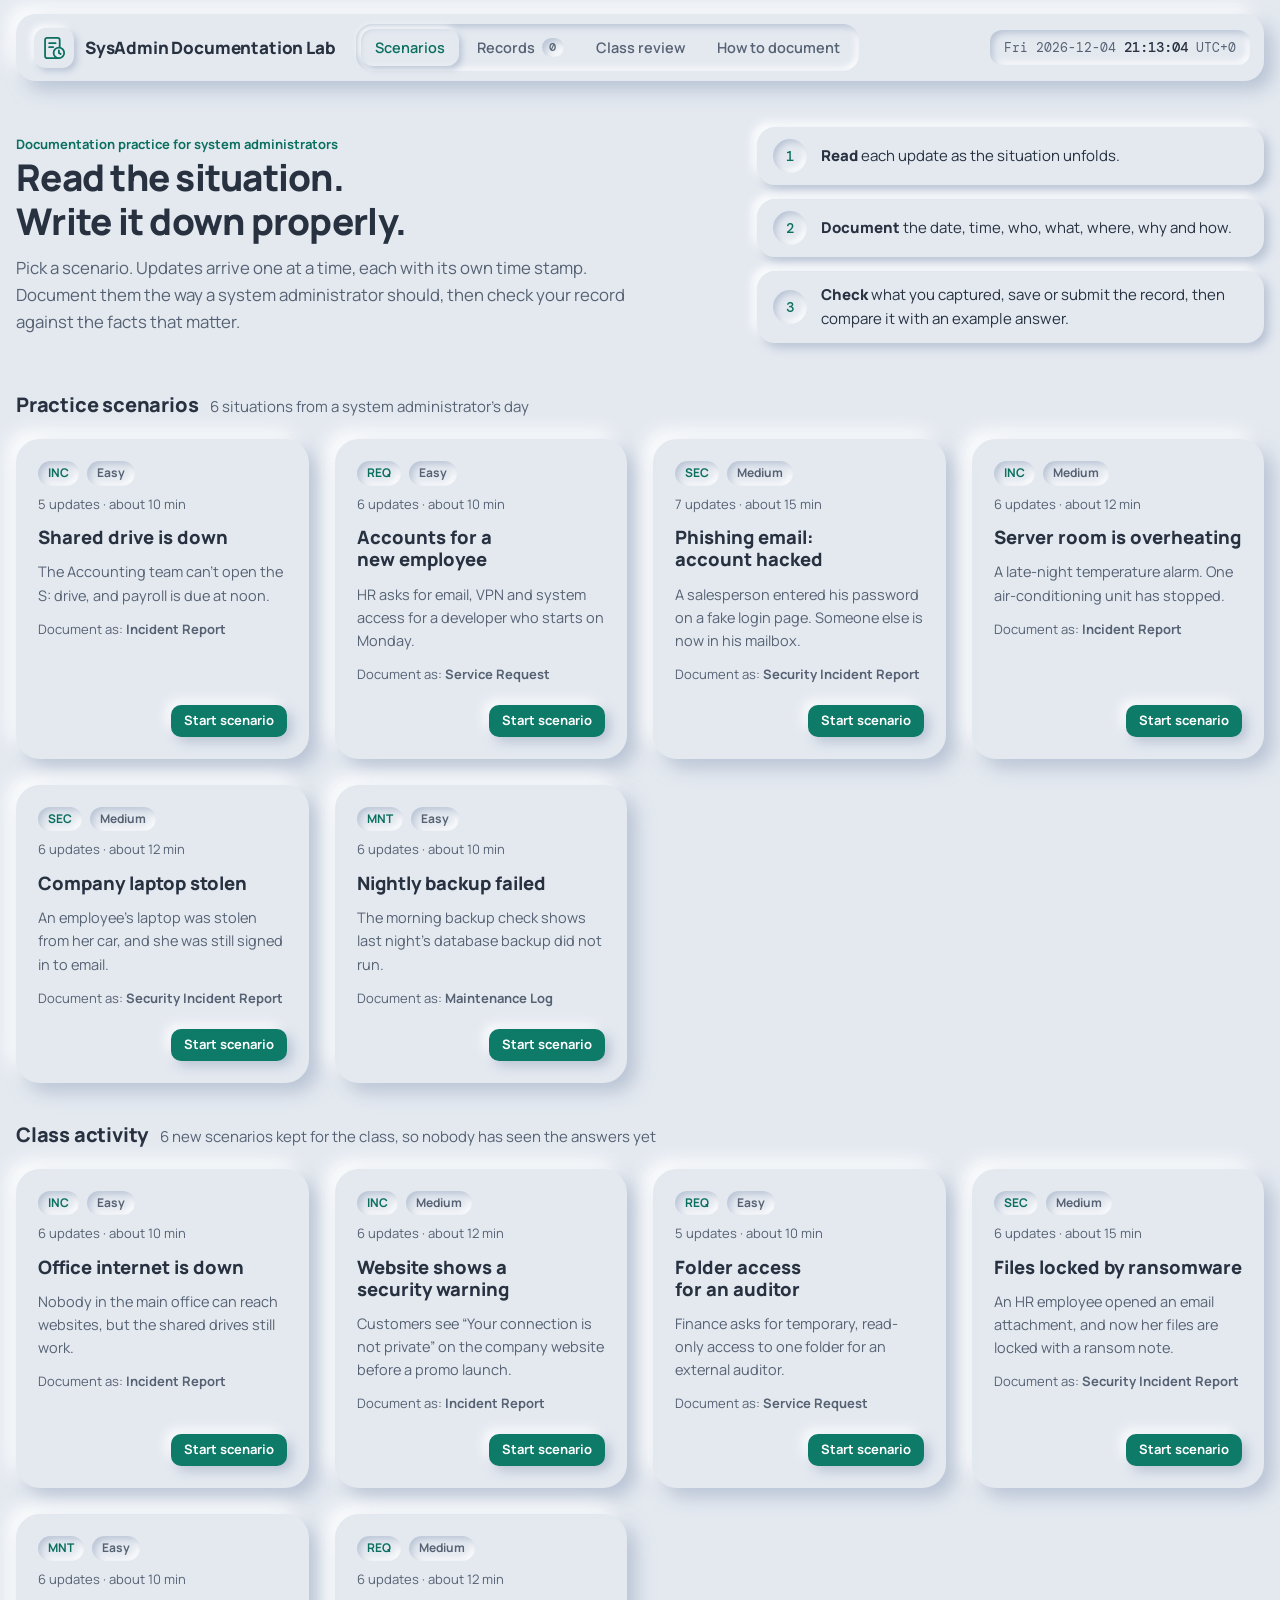
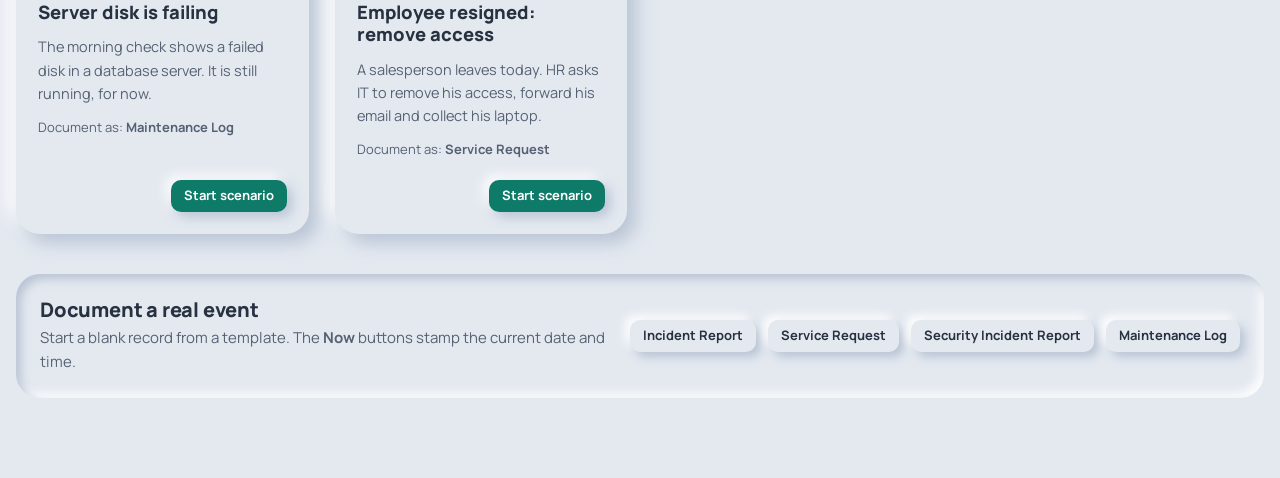
<file: index.html>
<!doctype html>
<html lang="en">
<head>
<meta charset="utf-8">
<meta name="viewport" content="width=device-width, initial-scale=1, viewport-fit=cover">
<meta name="description" content="Practice IT documentation: work through realistic system administration scenarios, record them properly, and check what you captured.">
<!-- app:start -->
<title>SysAdmin Documentation Lab</title>
<meta name="claude:viewport-fit-sides" content="cover">
<link rel="preconnect" href="https://fonts.googleapis.com">
<link rel="preconnect" href="https://fonts.gstatic.com" crossorigin>
<link rel="stylesheet" href="https://fonts.googleapis.com/css2?family=DM+Mono:wght@400;500&family=Manrope:wght@400;500;600;700;800&display=swap">
<style>
/* Layout: soft neumorphic workbench. One surface colour everywhere; depth comes only from paired light and dark shadows.
   Raised = things you can press or read as objects. Pressed (inset) = places you type into, and the current selection. */
:root {
  --bg: #e4e9f0;
  --surface: #e4e9f0;
  --ink: #273140;
  --muted: #566273;
  --line: rgba(118, 134, 160, .28);
  --hover: rgba(255, 255, 255, .45);
  --hi: rgba(255, 255, 255, .92);
  --lo: rgba(158, 172, 196, .62);
  --accent: #0b6f5f;
  --accent-fill: #0e7a68;
  --accent-ink: #ffffff;
  --stamp: #9c5a00;
  --stamp-soft: rgba(242, 180, 92, .22);
  --ok: #1b7343;
  --warn: #935700;
  --bad: #b0281f;
  --raise: 9px 9px 18px var(--lo), -9px -9px 18px var(--hi);
  --raise-sm: 5px 5px 10px var(--lo), -5px -5px 10px var(--hi);
  --raise-xs: 3px 3px 6px var(--lo), -3px -3px 6px var(--hi);
  --inset: inset 5px 5px 10px var(--lo), inset -5px -5px 10px var(--hi);
  --inset-sm: inset 3px 3px 6px var(--lo), inset -3px -3px 6px var(--hi);
  --font-body: "Manrope", system-ui, -apple-system, "Segoe UI", Roboto, sans-serif;
  --font-mono: "DM Mono", ui-monospace, SFMono-Regular, Menlo, Consolas, monospace;
  --r-lg: 24px;
  --r: 14px;
  --qr-bg: #ffffff;
  --scrim: rgba(28, 36, 48, .38);
}
@media (prefers-color-scheme: dark) {
  :root:not([data-theme="light"]) {
    --bg: #262b33; --surface: #262b33; --ink: #dfe5ee; --muted: #9ba7b8; --line: rgba(0, 0, 0, .38); --hover: rgba(255, 255, 255, .035);
    --hi: rgba(255, 255, 255, .06); --lo: rgba(0, 0, 0, .55);
    --accent: #63d6ba; --accent-fill: #5cc9ae; --accent-ink: #0d221c; --stamp: #f2b45c; --stamp-soft: rgba(242, 180, 92, .14);
    --ok: #74d69e; --warn: #f1b552; --bad: #ff8c80; --scrim: rgba(0, 0, 0, .6);
    color-scheme: dark;
  }
}
:root[data-theme="dark"] {
  --bg: #262b33; --surface: #262b33; --ink: #dfe5ee; --muted: #9ba7b8; --line: rgba(0, 0, 0, .38); --hover: rgba(255, 255, 255, .035);
  --hi: rgba(255, 255, 255, .06); --lo: rgba(0, 0, 0, .55);
  --accent: #63d6ba; --accent-fill: #5cc9ae; --accent-ink: #0d221c; --stamp: #f2b45c; --stamp-soft: rgba(242, 180, 92, .14);
  --ok: #74d69e; --warn: #f1b552; --bad: #ff8c80; --scrim: rgba(0, 0, 0, .6);
  color-scheme: dark;
}

*, *::before, *::after { box-sizing: border-box; }
html { -webkit-text-size-adjust: 100%; scroll-padding-top: 104px; }
body { margin: 0; background: var(--bg); color: var(--ink); font: 15px/1.6 var(--font-body); }
body::before { content: ""; position: fixed; inset: 0 0 auto; height: env(safe-area-inset-top, 0px); z-index: 30; background: var(--bg); }
[hidden] { display: none !important; }
a { color: var(--accent); font-weight: 600; }
:focus-visible { outline: 2px solid var(--accent); outline-offset: 3px; }
h1, h2, h3 { line-height: 1.2; text-wrap: balance; margin: 0; }
h1 { font-size: clamp(1.75rem, 3.4vw, 2.3rem); font-weight: 800; letter-spacing: -.02em; }
h2 { font-size: 1.25rem; font-weight: 800; letter-spacing: -.01em; }
h3 { font-size: 1.05rem; font-weight: 700; }
p { margin: 0; }
.mono { font-family: var(--font-mono); font-variant-numeric: tabular-nums; }
.muted { color: var(--muted); }
.eyebrow { font-size: 13px; font-weight: 700; color: var(--accent); }
.lead { color: var(--muted); font-size: 1.05rem; max-width: 64ch; }
.spacer { flex: 1; }
.wrap { max-width: 1280px; margin: 0 auto; padding-left: max(16px, env(safe-area-inset-left, 0px)); padding-right: max(16px, env(safe-area-inset-right, 0px)); }

/* App bar: a raised bar floating on the page */
.appbar { position: sticky; top: env(safe-area-inset-top, 0px); z-index: 20; background: var(--bg); padding: 14px max(16px, env(safe-area-inset-right, 0px)) 14px max(16px, env(safe-area-inset-left, 0px)); }
.appbar .appbar-inner { display: flex; align-items: center; gap: 10px 20px; flex-wrap: wrap; padding: 10px 14px 10px 18px; border-radius: 20px; box-shadow: var(--raise); }
.brand { display: flex; align-items: center; gap: 11px; color: var(--ink); text-decoration: none; font-size: 17px; font-weight: 800; letter-spacing: -.01em; }
.brand svg { width: 40px; height: 40px; padding: 7px; border-radius: 12px; color: var(--accent); box-shadow: var(--raise-xs); flex: none; }
.tabs { display: flex; gap: 4px; flex-wrap: wrap; padding: 5px; border-radius: 16px; box-shadow: var(--inset-sm); }
.tabs a { display: inline-flex; align-items: center; gap: 7px; padding: 7px 14px; border-radius: 12px; color: var(--muted); text-decoration: none; font-weight: 600; font-size: 14.5px; transition: box-shadow .15s, color .15s; }
.tabs a:hover { color: var(--ink); }
.tabs a[aria-current="page"] { color: var(--accent); box-shadow: var(--raise-xs); }
.count { font: 500 12px/1.6 var(--font-mono); min-width: 22px; padding: 0 6px; border-radius: 99px; text-align: center; box-shadow: var(--inset-sm); color: var(--muted); }
.clock { margin-left: auto; display: flex; gap: 8px; align-items: baseline; padding: 8px 14px; border-radius: 12px; box-shadow: var(--inset-sm); font: 400 13px/1.3 var(--font-mono); color: var(--muted); font-variant-numeric: tabular-nums; white-space: nowrap; }
.clock strong { color: var(--ink); font-weight: 500; font-size: 14px; }
.show-sm { display: none; }
@media (max-width: 620px) {
  .tabs { width: 100%; }
  .tabs a { flex: 1; justify-content: center; padding: 7px 8px; }
  .tabs .hide-sm { display: none; }
  .tabs .show-sm { display: inline; }
}
@media (max-width: 820px) {
  .appbar { position: static; }
  html { scroll-padding-top: 16px; }
  .clock { margin-left: 0; }
}

main.wrap { padding-block: 18px 80px; }

/* Buttons */
.btn { display: inline-flex; align-items: center; justify-content: center; gap: 8px; min-height: 40px; padding: 0 18px; border: 0; border-radius: 12px; background: var(--bg); color: var(--ink); box-shadow: var(--raise-sm); font: 700 14px/1.2 var(--font-body); cursor: pointer; text-decoration: none; white-space: nowrap; transition: box-shadow .15s, color .15s, transform .15s; }
.btn:hover { color: var(--accent); }
.btn:active { box-shadow: var(--inset-sm); transform: translateY(1px); }
.btn:disabled { opacity: .55; cursor: default; box-shadow: var(--raise-xs); }
.btn svg { width: 16px; height: 16px; flex: none; }
.btn-primary { background: var(--accent-fill); color: var(--accent-ink); box-shadow: 5px 5px 12px var(--lo), -5px -5px 12px var(--hi); }
.btn-primary:hover { color: var(--accent-ink); filter: brightness(1.06); }
.btn-primary:active { box-shadow: inset 3px 3px 7px rgba(0, 0, 0, .25), inset -2px -2px 6px rgba(255, 255, 255, .18); }
.btn-ghost { box-shadow: none; color: var(--muted); }
.btn-ghost:hover { box-shadow: var(--raise-xs); }
.btn-danger, .btn-danger:hover { color: var(--bad); }
.btn-sm { min-height: 32px; padding: 0 13px; font-size: 13px; border-radius: 10px; }

/* Chips: small pressed pills */
.chip { display: inline-flex; align-items: center; gap: 5px; padding: 2px 10px; border-radius: 99px; box-shadow: var(--inset-sm); font-size: 12px; font-weight: 700; line-height: 1.7; color: var(--muted); white-space: nowrap; }
.chip-code { color: var(--accent); }
.sev-low { color: var(--muted); }
.sev-medium { color: var(--warn); }
.sev-high { color: var(--bad); }
.sev-critical { background: var(--bad); color: var(--surface); box-shadow: var(--raise-xs); }
.st-open, .st-pending { color: var(--warn); }
.st-in-progress { color: var(--accent); }
.st-resolved, .st-closed { color: var(--ok); }
.chip-example { color: var(--stamp); }

.pane { padding: 22px; border-radius: var(--r-lg); box-shadow: var(--raise); }
.pane h3 { margin-bottom: 4px; }
.stack { display: flex; flex-direction: column; gap: 22px; }

/* Scenarios view */
.intro { display: grid; grid-template-columns: minmax(0, 1.4fr) minmax(0, 1fr); gap: 32px; align-items: center; padding: 14px 0 10px; }
.intro .lead { margin-top: 12px; }
.steps { list-style: none; margin: 0; padding: 0; display: grid; gap: 14px; counter-reset: step; }
.steps li { counter-increment: step; display: grid; grid-template-columns: 34px minmax(0, 1fr); gap: 14px; align-items: center; padding: 12px 16px; border-radius: 18px; box-shadow: var(--raise-sm); }
.steps li::before { content: counter(step); display: grid; place-items: center; width: 34px; height: 34px; border-radius: 50%; box-shadow: var(--inset-sm); font: 500 14px var(--font-mono); color: var(--accent); }
.steps b { font-weight: 800; }
@media (max-width: 860px) { .intro { grid-template-columns: minmax(0, 1fr); } }

.section-head { display: flex; align-items: baseline; gap: 12px; flex-wrap: wrap; margin: 40px 0 20px; }
.grid { display: grid; grid-template-columns: repeat(auto-fill, minmax(290px, 1fr)); gap: 26px; }
.card { display: flex; flex-direction: column; gap: 12px; padding: 22px; border-radius: var(--r-lg); box-shadow: var(--raise); transition: box-shadow .2s, transform .2s; }
@media (hover: hover) { .card:hover { transform: translateY(-2px); box-shadow: 12px 12px 24px var(--lo), -12px -12px 24px var(--hi); } }
.card-top { display: flex; align-items: center; gap: 8px; flex-wrap: wrap; font-size: 13px; }
.card h3 { font-size: 1.15rem; font-weight: 800; }
.card p { color: var(--muted); font-size: 14.5px; }
.card-foot { display: flex; align-items: center; gap: 10px; margin-top: auto; padding-top: 8px; }
.done { display: inline-flex; align-items: center; gap: 6px; font-size: 13px; font-weight: 700; color: var(--ok); }
.done svg { width: 14px; height: 14px; }

.banner { display: flex; align-items: center; gap: 14px; flex-wrap: wrap; margin-top: 26px; padding: 16px 20px; border-radius: 18px; box-shadow: var(--inset); }
.banner p { flex: 1 1 260px; color: var(--stamp); font-weight: 600; }
.blank { margin-top: 40px; padding: 24px; border-radius: var(--r-lg); box-shadow: var(--inset); display: grid; grid-template-columns: minmax(0, 1fr) auto; gap: 16px 24px; align-items: center; }
.blank p { color: var(--muted); margin-top: 4px; }
.btn-row { display: flex; gap: 12px; flex-wrap: wrap; }
@media (max-width: 760px) { .blank { grid-template-columns: minmax(0, 1fr); } }

/* Practice view */
.practice-head { display: flex; align-items: flex-end; gap: 12px 24px; flex-wrap: wrap; margin: 6px 0 24px; }
.practice-head h1 { margin-top: 4px; }
.id-preview { font: 400 13px var(--font-mono); color: var(--muted); padding: 8px 14px; border-radius: 12px; box-shadow: var(--inset-sm); }
.id-preview b { color: var(--ink); font-weight: 500; }
.workbench { display: grid; grid-template-columns: minmax(0, 5fr) minmax(0, 7fr); gap: 28px; align-items: start; }
.workbench.single { grid-template-columns: minmax(0, 860px); justify-content: center; }
.feed-pane { position: sticky; top: calc(env(safe-area-inset-top, 0px) + 104px); max-height: calc(100vh - 124px); overflow-y: auto; }
@media (max-width: 980px) { .workbench { grid-template-columns: minmax(0, 1fr); } .feed-pane { position: static; max-height: none; } }
.feed-head { display: flex; justify-content: space-between; align-items: baseline; gap: 10px; flex-wrap: wrap; }
.sim-date { font: 400 12.5px var(--font-mono); color: var(--muted); }
.role { margin-top: 12px; padding: 12px 14px; border-radius: 14px; box-shadow: var(--inset-sm); font-size: 14px; color: var(--muted); }
.feed { list-style: none; margin: 10px 0 0; padding: 0; }
.event { display: grid; grid-template-columns: 70px minmax(0, 1fr); gap: 14px; padding: 16px 8px; border-top: 1px solid var(--line); border-radius: 14px; }
.event:first-child { border-top: 0; }
.event-time { align-self: start; text-align: center; padding: 5px 0; border-radius: 10px; box-shadow: var(--inset-sm); font: 500 14px/1.4 var(--font-mono); color: var(--stamp); font-variant-numeric: tabular-nums; }
.event-ch { font-size: 12px; font-weight: 700; color: var(--muted); }
.event-from { font-weight: 700; margin-top: 1px; }
.event-body { margin-top: 4px; white-space: pre-line; overflow-wrap: anywhere; }
.event.fresh { animation: fresh 1.6s ease-out; }
@keyframes fresh { from { background: var(--stamp-soft); } to { background: transparent; } }
.feed-more { display: flex; align-items: center; gap: 10px; flex-wrap: wrap; padding-top: 16px; border-top: 1px solid var(--line); }
.feed-end { padding-top: 16px; border-top: 1px solid var(--line); color: var(--muted); font-size: 14px; }

.form-group { padding: 20px 22px 22px; border-radius: var(--r-lg); box-shadow: var(--raise); }
.group-title { display: flex; align-items: baseline; gap: 10px; margin-bottom: 16px; }
.group-title h2 { font-size: 1.05rem; }
.group-title .w { font-size: 12.5px; font-weight: 600; color: var(--muted); }
.fields { display: grid; grid-template-columns: repeat(2, minmax(0, 1fr)); gap: 16px 18px; }
.field { min-width: 0; }
.field.wide { grid-column: 1 / -1; }
@media (max-width: 620px) { .fields { grid-template-columns: minmax(0, 1fr); } }
label, .label { display: block; font-weight: 700; font-size: 13.5px; margin-bottom: 7px; }
.req { color: var(--bad); }
input[type="text"], input[type="search"], input[type="password"], select, textarea {
  width: 100%; min-height: 44px; padding: 10px 14px; border: 0; border-radius: var(--r);
  background: var(--bg); color: var(--ink); box-shadow: var(--inset-sm); font: 15px/1.45 var(--font-body);
  transition: box-shadow .15s;
}
input:focus, select:focus, textarea:focus { outline: none; box-shadow: var(--inset-sm), 0 0 0 2px var(--accent); }
select { cursor: pointer; }
input.dt { font-family: var(--font-mono); font-size: 14px; font-variant-numeric: tabular-nums; }
input[aria-invalid="true"] { box-shadow: var(--inset-sm), 0 0 0 2px var(--warn); }
textarea { resize: vertical; display: block; }
input::placeholder, textarea::placeholder { color: var(--muted); opacity: .75; }
.field.invalid input, .field.invalid select, .field.invalid textarea { box-shadow: var(--inset-sm), 0 0 0 2px var(--bad); }
.field.invalid label { color: var(--bad); }
.help { font-size: 12.5px; color: var(--muted); margin-top: 6px; }
.input-row { display: flex; gap: 10px; align-items: center; }
.input-row input { flex: 1; min-width: 0; }
.tl-list { list-style: none; margin: 0 0 14px; padding: 0; display: grid; gap: 12px; counter-reset: tl; }
.tl-row { display: grid; grid-template-columns: 30px 150px minmax(0, 1fr) auto; gap: 10px; align-items: start; counter-increment: tl; }
.tl-row::before { content: counter(tl); display: grid; place-items: center; width: 30px; height: 30px; margin-top: 7px; border-radius: 50%; box-shadow: var(--raise-xs); font: 500 12px var(--font-mono); color: var(--muted); }
.tl-time { display: flex; gap: 6px; align-items: center; }
.tl-time input { min-width: 0; }
.icon-btn { display: inline-grid; place-items: center; width: 40px; height: 40px; margin-top: 2px; border: 0; border-radius: 12px; background: var(--bg); color: var(--muted); cursor: pointer; transition: box-shadow .15s, color .15s; }
.icon-btn:hover { color: var(--bad); box-shadow: var(--raise-xs); }
.icon-btn:active { box-shadow: var(--inset-sm); }
.icon-btn svg { width: 16px; height: 16px; }
@media (max-width: 620px) {
  .tl-row { grid-template-columns: 30px minmax(0, 1fr) auto; }
  .tl-row .tl-time { grid-column: 2; grid-row: 1; }
  .tl-row .icon-btn { grid-column: 3; grid-row: 1; }
  .tl-row textarea { grid-column: 2 / -1; grid-row: 2; }
}
.empty-tl { color: var(--muted); font-size: 14px; padding: 12px 14px; border-radius: 14px; box-shadow: var(--inset-sm); margin-bottom: 14px; }
.formbar { position: sticky; bottom: 12px; z-index: 5; display: flex; align-items: center; gap: 12px; flex-wrap: wrap; padding: 12px 16px calc(12px + env(safe-area-inset-bottom, 0px)); border-radius: 20px; background: var(--bg); box-shadow: var(--raise); }
.draft-status { flex: 1 1 0; min-width: 0; overflow: hidden; text-overflow: ellipsis; white-space: nowrap; font: 400 12.5px var(--font-mono); color: var(--muted); }
.formbar .draft-status + .spacer { display: none; }
@media (max-width: 620px) {
  .formbar { gap: 8px; padding: 10px 10px calc(10px + env(safe-area-inset-bottom, 0px)); }
  .formbar .btn { padding: 0 13px; }
  .formbar .draft-status, .hide-sm { display: none; }
}

/* Documentation check */
.score { display: flex; align-items: center; gap: 24px; flex-wrap: wrap; margin-top: 14px; }
.score-num { display: grid; place-items: center; align-content: center; width: 116px; height: 116px; border-radius: 50%; box-shadow: var(--inset); font-size: 40px; font-weight: 800; line-height: 1; font-variant-numeric: tabular-nums; flex: none; }
.score-num span { font-size: 16px; color: var(--muted); font-weight: 700; margin-top: 4px; }
.score-text { flex: 1 1 220px; }
.score-text strong { font-size: 1.15rem; font-weight: 800; }
.meter { height: 12px; margin-top: 12px; border-radius: 99px; box-shadow: var(--inset-sm); padding: 2px; }
.meter span { display: block; height: 100%; min-width: 8px; background: var(--accent-fill); border-radius: 99px; }
.w-grid { display: grid; grid-template-columns: repeat(6, minmax(0, 1fr)); gap: 12px; margin-top: 22px; }
.w-tile { padding: 10px 12px; border-radius: 14px; box-shadow: var(--raise-xs); text-align: center; }
.w-tile span { display: block; font-size: 12.5px; font-weight: 700; color: var(--muted); }
.w-tile b { font: 500 18px var(--font-mono); font-variant-numeric: tabular-nums; }
.w-tile.full { box-shadow: var(--inset-sm); }
.w-tile.full b { color: var(--ok); }
.w-tile.none b { color: var(--bad); }
@media (max-width: 620px) { .w-grid { grid-template-columns: repeat(3, minmax(0, 1fr)); } }
.checklist { list-style: none; margin: 12px 0 0; padding: 0; }
.checklist li { display: grid; grid-template-columns: 26px minmax(0, 1fr); gap: 12px; padding: 11px 0; border-top: 1px solid var(--line); }
.checklist li:first-child { border-top: 0; }
.mark { width: 24px; height: 24px; border-radius: 50%; display: grid; place-items: center; box-shadow: var(--raise-xs); }
.mark svg { width: 12px; height: 12px; }
.lvl-ok .mark { color: var(--ok); }
.lvl-bad .mark { color: var(--bad); }
.lvl-warn .mark { color: var(--warn); }
.fact-w { font-size: 12.5px; font-weight: 800; color: var(--muted); margin-right: 8px; }
.hint { font-size: 13.5px; color: var(--muted); margin-top: 3px; }
.notice { padding: 13px 16px; border-radius: 14px; box-shadow: var(--inset-sm); color: var(--warn); font-size: 14px; font-weight: 600; margin-top: 18px; }

/* Document view */
.doc { padding: clamp(20px, 3vw, 34px); border-radius: var(--r-lg); box-shadow: var(--raise); }
.doc-head { padding-bottom: 20px; border-bottom: 1px solid var(--line); }
.doc-head h2 { font-size: clamp(1.35rem, 2.6vw, 1.8rem); margin-top: 6px; }
.doc-meta { display: grid; grid-template-columns: repeat(auto-fill, minmax(170px, 1fr)); gap: 12px; margin: 18px 0 0; }
.doc-meta > div { padding: 10px 14px; border-radius: 14px; box-shadow: var(--inset-sm); min-width: 0; }
.doc-meta dt { font-size: 12px; font-weight: 700; color: var(--muted); }
.doc-meta dd { margin: 3px 0 0; font-weight: 700; font-size: 14.5px; overflow-wrap: anywhere; }
.doc-section { margin-top: 26px; }
.doc-section h3 { font-size: 1rem; font-weight: 800; color: var(--accent); padding-bottom: 8px; border-bottom: 1px solid var(--line); }
.kv { display: grid; grid-template-columns: 210px minmax(0, 1fr); gap: 4px 18px; padding: 11px 0; border-bottom: 1px solid var(--line); margin: 0; }
.kv dt { font-weight: 700; font-size: 14px; color: var(--muted); }
.kv dd { margin: 0; overflow-wrap: anywhere; }
.not-recorded { color: var(--bad); font-style: italic; font-size: 14px; }
@media (max-width: 620px) { .kv { grid-template-columns: minmax(0, 1fr); } }
.table-wrap { overflow-x: auto; border-radius: 18px; box-shadow: var(--inset-sm); padding: 6px; }
table { width: 100%; border-collapse: collapse; font-size: 14px; }
th, td { text-align: left; vertical-align: top; padding: 10px 12px; border-bottom: 1px solid var(--line); }
th { font-size: 12.5px; font-weight: 800; color: var(--muted); white-space: nowrap; }
tbody tr:last-child td { border-bottom: 0; }
td.t { font-family: var(--font-mono); color: var(--stamp); font-weight: 500; white-space: nowrap; width: 1%; }
td.nowrap { white-space: nowrap; }
.doc .table-wrap { margin-top: 12px; }
.record-bar { display: flex; align-items: center; gap: 12px; flex-wrap: wrap; margin: 6px 0 22px; }
.check-summary { display: flex; gap: 16px; align-items: center; flex-wrap: wrap; margin-bottom: 22px; }
details.md { margin-top: 22px; }
details.md summary { cursor: pointer; font-weight: 700; padding: 8px 0; }
details.md pre { margin: 10px 0 0; padding: 16px; overflow-x: auto; border-radius: 16px; box-shadow: var(--inset-sm); font: 13px/1.55 var(--font-mono); white-space: pre; }

/* Records view */
.page-head { display: flex; align-items: flex-end; gap: 14px 24px; flex-wrap: wrap; margin: 6px 0 24px; }
.page-head .lead { margin-top: 10px; }
.toolbar { display: flex; gap: 14px; flex-wrap: wrap; align-items: center; margin-bottom: 22px; }
.toolbar input[type="search"] { flex: 1 1 260px; width: auto; }
.toolbar select { width: auto; flex: 0 1 200px; }
.store-mode { display: inline-flex; align-items: center; gap: 8px; font-size: 13px; font-weight: 600; color: var(--muted); }
.store-mode i { width: 9px; height: 9px; border-radius: 50%; background: var(--ok); display: inline-block; box-shadow: 0 0 6px var(--ok); }
.store-mode.local i { background: var(--warn); box-shadow: 0 0 6px var(--warn); }
.records tbody tr { cursor: pointer; }
.records tbody tr:hover td { background: var(--hover); }
.records td a { color: var(--ink); text-decoration: none; font-weight: 700; }
.records td a:hover { color: var(--accent); text-decoration: underline; }
.new-row { display: flex; align-items: center; gap: 12px; flex-wrap: wrap; margin-top: 24px; font-size: 14px; color: var(--muted); }
.empty { text-align: center; padding: 48px 20px; border-radius: var(--r-lg); box-shadow: var(--inset); }
.empty h2 { margin-bottom: 8px; }
.empty p { color: var(--muted); max-width: 52ch; margin: 0 auto 20px; }
.empty .btn-row { justify-content: center; }

/* Guide */
.guide { display: grid; gap: 26px; }
.guide > * { min-width: 0; }
.guide .table-wrap td:first-child { font-weight: 800; white-space: nowrap; }
.rules { margin: 12px 0 0; padding-left: 22px; display: grid; gap: 8px; }
.compare { display: grid; grid-template-columns: repeat(2, minmax(0, 1fr)); gap: 18px; margin-top: 14px; }
.compare > div { padding: 16px 18px; border-radius: 16px; box-shadow: var(--inset-sm); }
.compare h3 { font-size: .95rem; margin-bottom: 6px; }
.compare .bad-ex h3 { color: var(--bad); }
.compare .good-ex h3 { color: var(--ok); }
@media (max-width: 700px) { .compare { grid-template-columns: minmax(0, 1fr); } }

.toast { position: fixed; left: 50%; bottom: calc(24px + env(safe-area-inset-bottom, 0px)); z-index: 40; max-width: min(560px, calc(100vw - 32px)); transform: translate(-50%, 16px); opacity: 0; pointer-events: none; padding: 13px 20px; border-radius: 16px; background: var(--bg); color: var(--ink); font-size: 14px; font-weight: 600; box-shadow: var(--raise); transition: opacity .18s, transform .18s; }
.toast.show { opacity: 1; transform: translate(-50%, 0); }

/* Confirmation dialog: fixed over the page so it is always on screen, even on a phone */
.dialog-backdrop { position: fixed; inset: 0; z-index: 50; display: grid; place-items: center; padding: 16px max(16px, env(safe-area-inset-right, 0px)) calc(16px + env(safe-area-inset-bottom, 0px)) max(16px, env(safe-area-inset-left, 0px)); background: var(--scrim); }
.dialog { width: min(480px, 100%); padding: 24px; border-radius: var(--r-lg); background: var(--bg); box-shadow: var(--raise); }
.dialog p { color: var(--muted); margin: 10px 0 22px; }
@media (max-width: 620px) {
  .dialog-backdrop { place-items: end center; }
  .dialog .btn-row { flex-direction: column; }
  .dialog .btn { width: 100%; min-height: 46px; }
}

/* Class review */
.share { display: grid; grid-template-columns: auto minmax(0, 1fr); gap: 26px; align-items: center; margin-bottom: 26px; }
.qr { width: 196px; height: 196px; padding: 14px; border-radius: 20px; background: var(--qr-bg); box-shadow: var(--raise); display: grid; place-items: center; }
.qr img, .qr canvas { display: block; width: 168px; height: 168px; }
.link-row { display: flex; gap: 10px; align-items: center; flex-wrap: wrap; margin-top: 14px; }
.link-row code { flex: 1 1 240px; min-width: 0; padding: 10px 14px; border-radius: 12px; box-shadow: var(--inset-sm); font: 13px/1.4 var(--font-mono); overflow-wrap: anywhere; }
.code-form { display: flex; gap: 12px; flex-wrap: wrap; margin-top: 16px; }
.code-form input { flex: 1 1 220px; width: auto; }
.sub-head { display: flex; align-items: center; gap: 12px 16px; flex-wrap: wrap; }
.sub-meta { display: flex; gap: 6px 20px; flex-wrap: wrap; color: var(--muted); font-size: 14px; margin-top: 8px; }
.mini-meter { display: inline-block; width: 64px; height: 8px; margin-left: 10px; vertical-align: middle; border-radius: 99px; box-shadow: var(--inset-sm); padding: 1px; }
.mini-meter span { display: block; height: 100%; border-radius: 99px; background: var(--accent-fill); }
.toggle { display: inline-flex; align-items: center; gap: 8px; margin: 0; font-size: 13.5px; font-weight: 600; color: var(--muted); cursor: pointer; }
.toggle input { width: 18px; height: 18px; accent-color: var(--accent-fill); }
.chip-sent { color: var(--ok); }
.records tbody tr[data-sub] { cursor: pointer; }
.records tbody tr[data-sub]:hover td { background: var(--hover); }
@media (max-width: 700px) { .share { grid-template-columns: minmax(0, 1fr); } .qr { margin: 0 auto; } }

@media (prefers-reduced-motion: reduce) { *, *::before, *::after { animation: none !important; transition: none !important; } }
</style>
<!-- app:head-end -->
</head>
<body>
<!-- app:body-start -->
<header class="appbar">
  <div class="wrap appbar-inner">
    <a class="brand" href="#scenarios">
      <svg viewBox="0 0 32 32" fill="none" stroke="currentColor" stroke-width="2.2" stroke-linecap="round" stroke-linejoin="round" aria-hidden="true"><rect x="5" y="3.5" width="18" height="25" rx="2.5"/><path d="M10 10h8M10 15h5"/><circle cx="22" cy="22" r="6.5" fill="var(--surface)"/><path d="M22 18.8V22l2.2 1.4"/></svg>
      <span>SysAdmin Documentation Lab</span>
    </a>
    <nav class="tabs" aria-label="Sections">
      <a href="#scenarios" data-tab="scenarios">Scenarios</a>
      <a href="#records" data-tab="records">Records <span class="count" id="rec-count">0</span></a>
      <a href="#review" data-tab="review"><span class="hide-sm">Class review</span><span class="show-sm">Class</span></a>
      <a href="#guide" data-tab="guide"><span class="hide-sm">How to document</span><span class="show-sm">Guide</span></a>
    </nav>
    <div class="clock" aria-label="Current date and time"><span id="clock-date"></span><strong id="clock-time"></strong><span id="clock-tz"></span></div>
  </div>
</header>
<main class="wrap" id="app" tabindex="-1"></main>
<div class="toast" id="toast" role="status" aria-live="polite"></div>
<div class="dialog-backdrop" id="dialog" hidden></div>

<script>
(function () {
  'use strict';

  /* ------------------------------------------------------------------ helpers */
  const $ = (s, c) => (c || document).querySelector(s);
  const $$ = (s, c) => Array.from((c || document).querySelectorAll(s));
  const esc = (s) => String(s == null ? '' : s).replace(/[&<>"']/g, (c) => ({ '&': '&amp;', '<': '&lt;', '>': '&gt;', '"': '&quot;', "'": '&#39;' }[c]));
  const nl = (s) => esc(s).replace(/\n/g, '<br>');
  const pad = (n) => String(n).padStart(2, '0');
  const ymd = (d) => d.getFullYear() + '-' + pad(d.getMonth() + 1) + '-' + pad(d.getDate());
  const hm = (d) => pad(d.getHours()) + ':' + pad(d.getMinutes());
  const nowLocal = () => { const d = new Date(); return ymd(d) + ' ' + hm(d); };
  // Accept 9:42, 0942, 9.42, 2:05 pm ... and return 24-hour HH:MM ('' if empty, null if unreadable).
  function normTime(v) {
    const s = String(v || '').trim().toLowerCase().replace(/\s+/g, ' ');
    if (!s) return '';
    const m = s.match(/^(\d{1,2})[:.h]?(\d{2})\s*(am|pm|a\.m\.|p\.m\.)?$/);
    if (!m) return null;
    let h = Number(m[1]);
    const mi = Number(m[2]);
    if (m[3]) { if (h < 1 || h > 12) return null; h = (h % 12) + (m[3].charAt(0) === 'p' ? 12 : 0); }
    if (h > 23 || mi > 59) return null;
    return pad(h) + ':' + pad(mi);
  }
  // Accept 2026-10-28 9:42, 2026/10/28T09:42 ... and return YYYY-MM-DD HH:MM.
  function normDT(v) {
    const s = String(v || '').trim();
    if (!s) return '';
    const m = s.match(/^(\d{4})[-\/.](\d{1,2})[-\/.](\d{1,2})(?:[ T]+(.+))?$/);
    if (!m) return null;
    const mo = Number(m[2]), d = Number(m[3]);
    if (mo < 1 || mo > 12 || d < 1 || d > 31) return null;
    const date = m[1] + '-' + pad(mo) + '-' + pad(d);
    if (!m[4]) return date;
    const t = normTime(m[4]);
    return t ? date + ' ' + t : null;
  }
  const fmtDT = (v) => (v ? String(v).replace('T', ' ') : '');
  const fmtStamp = (iso) => { if (!iso) return ''; const d = new Date(iso); return ymd(d) + ' ' + hm(d); };
  const clone = (o) => JSON.parse(JSON.stringify(o));
  const slug = (s) => String(s || '').toLowerCase().replace(/[^a-z0-9]+/g, '-');
  const sleep = (ms) => new Promise((r) => setTimeout(r, ms));
  const DAYS = ['Sunday', 'Monday', 'Tuesday', 'Wednesday', 'Thursday', 'Friday', 'Saturday'];
  const parseYMD = (s) => { const p = s.split('-').map(Number); return new Date(p[0], p[1] - 1, p[2]); };
  const addDays = (s, n) => { const d = parseYMD(s); d.setDate(d.getDate() + n); return ymd(d); };
  const dayName = (s) => DAYS[parseYMD(s).getDay()];
  const nextMonday = (s) => { const dow = parseYMD(s).getDay(); return addDays(s, ((8 - dow) % 7) || 7); };
  // Replace {date}, {date-1}, {date+3} and {nextMonday} with real dates relative to the scenario date.
  const fill = (s, start) => (typeof s !== 'string' || !start) ? s :
    s.replace(/\{date([+-]\d+)?\}|\{nextMonday\}/g, (m, off) => m === '{nextMonday}' ? nextMonday(start) : (off ? addDays(start, Number(off)) : start));
  // Time pattern that also matches "9:42" and the time inside "2026-10-28T09:42".
  const T = (hhmm) => { const p = hhmm.split(':'); const h = p[0].charAt(0) === '0' ? '0?' + p[0].charAt(1) : p[0]; return new RegExp('(?:^|\\D)' + h + ':' + p[1] + '(?!\\d)'); };

  const tzLabel = (() => {
    const off = -new Date().getTimezoneOffset();
    const sign = off >= 0 ? '+' : '-';
    const h = Math.floor(Math.abs(off) / 60), m = Math.abs(off) % 60;
    const utc = 'UTC' + sign + h + (m ? ':' + pad(m) : '');
    let zone = '';
    try { zone = Intl.DateTimeFormat().resolvedOptions().timeZone || ''; } catch (e) { /* ignore */ }
    return zone === 'Asia/Manila' ? 'PHT (' + utc + ')' : utc;
  })();

  const ICON = {
    check: '<svg viewBox="0 0 24 24" fill="none" stroke="currentColor" stroke-width="3" stroke-linecap="round" stroke-linejoin="round" aria-hidden="true"><polyline points="20 6 9 17 4 12"/></svg>',
    x: '<svg viewBox="0 0 24 24" fill="none" stroke="currentColor" stroke-width="3" stroke-linecap="round" aria-hidden="true"><line x1="18" y1="6" x2="6" y2="18"/><line x1="6" y1="6" x2="18" y2="18"/></svg>',
    warn: '<svg viewBox="0 0 24 24" fill="none" stroke="currentColor" stroke-width="3" stroke-linecap="round" aria-hidden="true"><line x1="12" y1="6" x2="12" y2="13"/><line x1="12" y1="18" x2="12.01" y2="18"/></svg>',
    trash: '<svg viewBox="0 0 24 24" fill="none" stroke="currentColor" stroke-width="2" stroke-linecap="round" stroke-linejoin="round" aria-hidden="true"><polyline points="3 6 5 6 21 6"/><path d="M19 6l-1 14H6L5 6M10 11v6M14 11v6M9 6V4h6v2"/></svg>'
  };

  const LS = {
    get(k) { try { return localStorage.getItem(k); } catch (e) { return null; } },
    set(k, v) { try { localStorage.setItem(k, v); } catch (e) { /* storage blocked */ } },
    del(k) { try { localStorage.removeItem(k); } catch (e) { /* storage blocked */ } }
  };
  const KEY_RECORDS = 'doclab.records.v1', KEY_DRAFT = 'doclab.draft.v1', KEY_AUTHOR = 'doclab.author', KEY_REVIEW_CODE = 'doclab.reviewCode';

  /* Class submissions are stored in Supabase (see supabase/schema.sql). The anon / publishable key is meant
     to be public: row-level security lets visitors only add submissions, and reading them needs the review code. */
  const SUPABASE_URL = 'https://ubakmdedrjpjurfiutru.supabase.co';
  const SUPABASE_KEY = 'eyJhbGciOiJIUzI1NiIsInR5cCI6IkpXVCJ9.eyJpc3MiOiJzdXBhYmFzZSIsInJlZiI6InViYWttZGVkcmpwanVyZml1dHJ1Iiwicm9sZSI6ImFub24iLCJpYXQiOjE3OTMxNjc2MjMsImV4cCI6MjEwODc0MzYyM30.qEFmQHtrZZUq42lyXmvTRSJB2Xk72IRwMlF_ZcmAruA';
  const IN_ARTIFACT = !!(window.claude && typeof window.claude.use === 'function');
  const CLASS_READY = !!(SUPABASE_URL && SUPABASE_KEY) && !IN_ARTIFACT;

  async function sbPost(path, body, prefer) {
    const headers = { apikey: SUPABASE_KEY, 'Content-Type': 'application/json' };
    if (/^eyJ/.test(SUPABASE_KEY)) headers.Authorization = 'Bearer ' + SUPABASE_KEY;
    if (prefer) headers.Prefer = prefer;
    const res = await fetch(SUPABASE_URL.replace(/\/+$/, '') + path, { method: 'POST', headers, body: JSON.stringify(body) });
    const text = await res.text();
    let data = null;
    try { data = text ? JSON.parse(text) : null; } catch (e) { data = null; }
    if (!res.ok) { const err = new Error((data && (data.message || data.hint)) || 'HTTP ' + res.status); err.status = res.status; err.code = data && data.code; throw err; }
    return data;
  }
  // PostgREST answers PGRST202 / PGRST205 when the function or table from supabase/schema.sql doesn't exist.
  const notSetUp = (e) => !!e && (e.code === 'PGRST202' || e.code === 'PGRST205');
  const classApi = {
    submit: (row) => sbPost('/rest/v1/submissions', row, 'return=minimal'),
    list: (code) => sbPost('/rest/v1/rpc/list_submissions', { review_code: code }),
    remove: (code, id) => sbPost('/rest/v1/rpc/delete_submission', { review_code: code, submission_id: id }),
    clear: (code) => sbPost('/rest/v1/rpc/clear_submissions', { review_code: code })
  };
  // crypto.randomUUID needs HTTPS; getRandomValues works on plain HTTP too.
  function uuid() {
    if (window.crypto && crypto.randomUUID && window.isSecureContext) return crypto.randomUUID();
    const b = crypto.getRandomValues(new Uint8Array(16));
    b[6] = (b[6] & 15) | 64; b[8] = (b[8] & 63) | 128;
    const h = Array.from(b, (x) => x.toString(16).padStart(2, '0')).join('');
    return h.slice(0, 8) + '-' + h.slice(8, 12) + '-' + h.slice(12, 16) + '-' + h.slice(16, 20) + '-' + h.slice(20);
  }

  /* --------------------------------------------------------- record templates */
  const FIELDS = {
    title: { label: 'Short title', type: 'text', req: true, group: 'summary', wide: true, ph: 'e.g. Accounting shared drive unavailable', help: 'One line that says what happened and to which system.' },
    occurred: { label: 'Date & time reported', type: 'datetime', req: true, group: 'when', help: 'When it happened or was first reported.' },
    reporter: { label: 'Reported by', type: 'text', req: true, group: 'when', ph: 'Name, position or department' },
    contact: { label: 'Contact details', type: 'text', group: 'when', ph: 'Local number, mobile or email' },
    location: { label: 'Department / location', type: 'text', group: 'when', ph: 'Department, floor, building' },
    affected: { label: 'Affected system / asset', type: 'text', req: true, group: 'what', ph: 'Hostname, service, asset tag' },
    category: { label: 'Category', type: 'select', group: 'what', options: ['Hardware', 'Software', 'Network', 'Access / Accounts', 'Security', 'Environment / Facilities', 'Backup / Storage', 'Other'] },
    severity: { label: 'Severity', type: 'select', req: true, group: 'what', options: ['Low', 'Medium', 'High', 'Critical'], help: 'How serious is the impact on the business?' },
    impact: { label: 'Impact', type: 'textarea', group: 'what', rows: 2, ph: 'Who and how many are affected? What can they not do? Any deadline?' },
    description: { label: 'What happened', type: 'textarea', req: true, group: 'what', rows: 3, ph: 'Symptoms in the reporter’s words. Copy exact error messages.' },
    request: { label: 'Request details', type: 'textarea', req: true, group: 'what', rows: 3, ph: 'What exactly is requested, for whom, and by when?' },
    approval: { label: 'Approval / reference no.', type: 'text', req: true, group: 'what', wide: true, ph: 'Who approved it; ticket or approval numbers' },
    dataInvolved: { label: 'Data involved', type: 'textarea', group: 'what', rows: 2, ph: 'What information could have been exposed, changed or lost?' },
    personalData: { label: 'Personal data affected?', type: 'select', req: true, group: 'what', options: ['Yes', 'No', 'Unknown'], help: 'If yes or unknown, inform the Data Protection Officer (Data Privacy Act, 72-hour rule).' },
    timeline: { label: 'Actions taken (timeline)', type: 'timeline', req: true, group: 'actions' },
    cause: { label: 'Cause / findings', type: 'textarea', group: 'resolve', rows: 2, ph: 'What caused it? If unknown, write “Unknown, under investigation”.' },
    resolution: { label: 'Resolution', type: 'textarea', group: 'resolve', rows: 2, ph: 'What fixed it, or how the work was completed.' },
    notified: { label: 'People notified', type: 'textarea', group: 'resolve', rows: 2, ph: 'Who was informed and when (manager, DPO, users)?' },
    resolved: { label: 'Date & time resolved', type: 'datetime', group: 'resolve' },
    status: { label: 'Status', type: 'select', req: true, group: 'resolve', options: ['Open', 'In progress', 'Pending', 'Resolved', 'Closed'] },
    followup: { label: 'Follow-up actions', type: 'textarea', group: 'follow', rows: 2, ph: 'What still needs to be done, by whom, to prevent a repeat?' }
  };
  const GROUPS = [
    ['summary', 'Summary', ''],
    ['when', 'When & who', 'When · Who · Where'],
    ['what', 'What happened', 'What · Why'],
    ['actions', 'Actions taken', 'How · When'],
    ['resolve', 'Cause & resolution', 'Why · How'],
    ['follow', 'Follow-up', '']
  ];
  const TEMPLATES = {
    incident: { label: 'Incident Report', prefix: 'INC', use: 'Something broke or stopped working: outages, errors, failures.',
      fields: ['title', 'occurred', 'reporter', 'contact', 'location', 'affected', 'category', 'severity', 'impact', 'description', 'timeline', 'cause', 'resolution', 'resolved', 'status', 'followup'] },
    request: { label: 'Service Request', prefix: 'REQ', use: 'Someone asks for something: new accounts, access, software, equipment.',
      fields: ['title', 'occurred', 'reporter', 'contact', 'location', 'affected', 'request', 'approval', 'timeline', 'resolution', 'resolved', 'status', 'followup'],
      labels: { occurred: 'Date & time requested', reporter: 'Requested by', affected: 'Requested for (user / system)', resolution: 'Work completed', resolved: 'Date & time completed' } },
    security: { label: 'Security Incident Report', prefix: 'SEC', use: 'Security is at risk: phishing, hacked accounts, malware, lost or stolen devices.',
      fields: ['title', 'occurred', 'reporter', 'contact', 'location', 'affected', 'category', 'severity', 'impact', 'description', 'dataInvolved', 'personalData', 'timeline', 'cause', 'resolution', 'notified', 'resolved', 'status', 'followup'] },
    maintenance: { label: 'Maintenance Log', prefix: 'MNT', use: 'Routine checks and upkeep: backups, patches, hardware checks, and problems found during them.',
      fields: ['title', 'occurred', 'reporter', 'location', 'affected', 'category', 'severity', 'description', 'timeline', 'cause', 'resolution', 'resolved', 'status', 'followup'],
      labels: { occurred: 'Date & time detected', reporter: 'Detected by / source', description: 'What was found' } }
  };
  const labelFor = (tplKey, key) => { const t = TEMPLATES[tplKey]; return (t.labels && t.labels[key]) || FIELDS[key].label; };
  const has = (d, key) => key === 'timeline' ? (d.timeline || []).some((e) => (e.t || '').trim() || (e.a || '').trim()) : !!String((d.fields || {})[key] || '').trim();

  /* --------------------------------------------------------------- scenarios */
  const W5H = ['Who', 'What', 'When', 'Where', 'Why', 'How'];
  const SCENARIOS = [
    {
      id: 'shared-drive', template: 'incident', level: 'Easy', minutes: 10,
      title: 'Shared drive is down',
      summary: 'The Accounting team can’t open the S: drive, and payroll is due at noon.',
      role: 'You are the system administrator on duty at Example Corp’s IT department. Record the incident as it unfolds.',
      events: [
        { t: '09:42', ch: 'Phone call', from: 'Maria Santos · Accounting, 2nd floor · local 2231',
          body: '“Hi, this is Maria Santos from Accounting. None of us can open the S: drive. When I click it, I get “Windows cannot access \\\\FS01\\Accounting”. It worked yesterday. There are three of us in today, and we need the payroll file before 12 noon.”' },
        { t: '09:50', ch: 'Your investigation', from: 'File server FS01',
          body: 'The server is up and responds to ping. In Services, the Server service (LanmanServer) is Stopped. The System event log shows Event ID 7034 at 09:31: “The Server service terminated unexpectedly.”' },
        { t: '09:58', ch: 'Your action', from: 'File server FS01',
          body: 'You start the Server service and set its recovery option to restart automatically if it fails again.' },
        { t: '10:03', ch: 'Phone call', from: 'Maria Santos · Accounting',
          body: '“It’s working now. I can open the payroll folder. Thank you!”' },
        { t: '10:15', ch: 'Note', from: 'You',
          body: 'You still don’t know why the service crashed. You plan to review FS01’s logs and recently installed updates this afternoon.' }
      ],
      facts: [
        { w: 'When', label: 'Date of the incident', any: ['{date}'], hint: 'Always record the full date, not only the time.' },
        { w: 'When', label: 'Time it was reported (09:42)', any: [T('09:42')], hint: 'Maria called at 09:42.' },
        { w: 'Who', label: 'Reported by Maria Santos', any: ['santos'] },
        { w: 'Where', label: 'Department: Accounting, 2nd floor', any: ['accounting'] },
        { w: 'Who', label: 'Contact: local 2231', any: ['2231'], hint: 'Record how to reach the reporter.' },
        { w: 'What', label: 'Affected system: FS01 / S: drive', any: ['fs01', 'fs-01'] },
        { w: 'What', label: 'Exact error message', any: ['cannot access'], hint: 'Copy error text word for word: “Windows cannot access \\\\FS01\\Accounting”.' },
        { w: 'Who', label: 'Number of users affected (3)', any: [/\b(3|three)\b(?![:.]\d)/], hint: 'Maria said three people are affected.' },
        { w: 'Why', label: 'Business impact: payroll file needed before 12:00', any: ['payroll'], hint: 'The deadline explains why this is urgent.' },
        { w: 'Why', label: 'Cause: Server service stopped (Event ID 7034)', any: ['7034', 'lanmanserver', 'server service'] },
        { w: 'How', label: 'Time the fix was applied (09:58)', any: [T('09:58')] },
        { w: 'When', label: 'Time service was restored (10:03)', any: [T('10:03')] },
        { w: 'How', label: 'Follow-up recorded', check: (d) => has(d, 'followup'), hint: 'The crash cause is still unknown, so a follow-up is needed.' }
      ],
      model: {
        title: 'Accounting S: drive (\\\\FS01\\Accounting) unavailable', occurred: '{date} 09:42', reporter: 'Maria Santos, Accounting', contact: 'Local 2231',
        location: 'Accounting Department, 2nd floor', affected: 'File server FS01, share \\\\FS01\\Accounting (S: drive)', category: 'Software', severity: 'High',
        impact: '3 Accounting staff could not open shared files. Payroll file needed before 12:00.',
        description: 'Users get “Windows cannot access \\\\FS01\\Accounting” when opening the S: drive. It worked the previous day.',
        cause: 'The Server service (LanmanServer) on FS01 stopped unexpectedly at 09:31 (Event ID 7034). Reason for the crash not yet known.',
        resolution: 'Started the Server service and set it to restart automatically on failure.', resolved: '{date} 10:03', status: 'Resolved',
        followup: 'Review FS01 system logs and recently installed updates this afternoon to find why the service crashed.',
        timeline: [
          ['09:42', 'Call from Maria Santos (Accounting, local 2231): S: drive shows “Windows cannot access \\\\FS01\\Accounting”. 3 users affected; payroll due 12:00.'],
          ['09:50', 'FS01 up and responding to ping. Server service (LanmanServer) stopped. Event ID 7034 logged at 09:31.'],
          ['09:58', 'Started the Server service; set recovery to restart on failure.'],
          ['10:03', 'Maria Santos confirmed access restored.'],
          ['10:15', 'Planned review of FS01 logs and updates for this afternoon.']
        ]
      }
    },
    {
      id: 'new-hire', template: 'request', level: 'Easy', minutes: 10,
      title: 'Accounts for a new employee',
      summary: 'HR asks for email, VPN and system access for a developer who starts on Monday.',
      role: 'You are a system administrator at Example Corp. Record the request and every step you take to complete it.',
      events: [
        { t: '08:15', ch: 'Email', from: 'Liza Reyes · HR Officer · local 1105',
          body: 'Subject: New hire accounts (REQ-1042)\n\nHi IT team,\n\nPlease prepare accounts for our new hire, Mark Villanueva, Junior Developer in the Software Development team. His first day is Monday, {nextMonday}.\n\nHe needs:\n• Company email\n• VPN access\n• Membership in the Developers group (for the GitLab server)\n\nHis manager, Engr. Ramon Cruz, approved this request (approval form attached).\n\nThanks,\nLiza' },
        { t: '09:30', ch: 'Your action', from: 'Active Directory',
          body: 'You create the account mvillanueva in the Staff OU, add it to the Developers group, and create the mailbox mvillanueva@corp.example.com.' },
        { t: '09:45', ch: 'Your action', from: 'Security team',
          body: 'VPN access needs approval from the Security team. You send them a request and note it in the ticket. The request is now waiting for Security.' },
        { t: '10:20', ch: 'Email', from: 'Security team',
          body: '“VPN access for mvillanueva is approved. Approval reference: SEC-APR-311.”' },
        { t: '10:25', ch: 'Your action', from: 'Active Directory',
          body: 'You add mvillanueva to the VPN-Users group and set the account to require a password change at first login. You send the temporary password to Mark’s registered mobile number by SMS, separately from the username.' },
        { t: '10:30', ch: 'Email', from: 'You → Liza Reyes',
          body: 'You tell Liza that all accounts are ready for Monday, and close the request.' }
      ],
      facts: [
        { w: 'When', label: 'Date of the request', any: ['{date}'] },
        { w: 'When', label: 'Time received (08:15)', any: [T('08:15')] },
        { w: 'Who', label: 'Requested by Liza Reyes (HR)', any: ['reyes'] },
        { w: 'Who', label: 'Requested for Mark Villanueva', any: ['villanueva'] },
        { w: 'What', label: 'Position: Junior Developer', any: ['junior developer'] },
        { w: 'When', label: 'Start date: Monday, {nextMonday}', any: ['{nextMonday}'], hint: 'Write the actual date, not only “Monday”.' },
        { w: 'What', label: 'Ticket number REQ-1042', any: ['1042'] },
        { w: 'Who', label: 'Approved by Engr. Ramon Cruz', any: ['cruz'], hint: 'Every access request needs a recorded approver.' },
        { w: 'What', label: 'Access requested: email, VPN, Developers group', all: ['vpn', 'developer'], any: ['email', 'mailbox'] },
        { w: 'What', label: 'Username created: mvillanueva', any: ['mvillanueva'] },
        { w: 'How', label: 'VPN approval reference SEC-APR-311', any: ['311'] },
        { w: 'How', label: 'Password sent separately; change required at first login', any: ['sms', 'separate', 'first login'], hint: 'Record how credentials were handed over, never the password itself.' },
        { w: 'When', label: 'Time completed (10:25–10:30)', any: [T('10:25'), T('10:30')] }
      ],
      model: {
        title: 'New hire accounts for Mark Villanueva (REQ-1042)', occurred: '{date} 08:15', reporter: 'Liza Reyes, HR Officer', contact: 'Local 1105',
        location: 'Human Resources', affected: 'Mark Villanueva, Junior Developer, Software Development (starts Monday, {nextMonday})',
        request: 'Create company email, VPN access and Developers group membership (GitLab) for new hire Mark Villanueva before his first day, Monday {nextMonday}.',
        approval: 'Approved by Engr. Ramon Cruz (manager). Ticket REQ-1042. VPN approved by Security, ref. SEC-APR-311.',
        resolution: 'Account mvillanueva, mailbox, Developers and VPN-Users memberships created.', resolved: '{date} 10:30', status: 'Closed',
        followup: 'On {nextMonday}, confirm Mark can sign in and help him enrol in MFA.',
        timeline: [
          ['08:15', 'Request received by email from Liza Reyes (HR), ticket REQ-1042, approved by Engr. Ramon Cruz.'],
          ['09:30', 'Created AD account mvillanueva (Staff OU), added to Developers, created mailbox mvillanueva@corp.example.com.'],
          ['09:45', 'Sent VPN access request to Security team; waiting for approval.'],
          ['10:20', 'Security approved VPN access (SEC-APR-311).'],
          ['10:25', 'Added mvillanueva to VPN-Users; password change required at first login; temporary password sent by SMS, separately from the username.'],
          ['10:30', 'Informed Liza Reyes that the accounts are ready. Request closed.']
        ]
      }
    },
    {
      id: 'phishing', template: 'security', level: 'Medium', minutes: 15,
      title: 'Phishing email: account hacked',
      summary: 'A salesperson entered his password on a fake login page. Someone else is now in his mailbox.',
      role: 'You are the system administrator handling security alerts at Example Corp. Record everything: times matter in a security incident.',
      events: [
        { t: '14:05', ch: 'Security alert', from: 'Email security gateway',
          body: 'User jgarcia (Jose Garcia, Sales) clicked a link at 13:52 in an email titled “Your mailbox is full – verify now”. The link opened a fake Microsoft 365 sign-in page.' },
        { t: '14:08', ch: 'Phone call', from: 'Jose Garcia · Sales · local 3310',
          body: '“I think I typed my password on that page. It looked real. Sorry!”' },
        { t: '14:12', ch: 'Your investigation', from: 'Sign-in logs',
          body: 'A successful sign-in to Jose’s account at 13:58 from IP address 203.0.113.45, located in another country. Jose was in the office at the time.' },
        { t: '14:15', ch: 'Your action', from: 'Microsoft 365 admin',
          body: 'You reset Jose’s password, sign him out of all sessions, and turn on multi-factor authentication (MFA) for his account.' },
        { t: '14:30', ch: 'Your investigation', from: 'Mailbox rules',
          body: 'You find an inbox rule created at 14:01 that forwarded all incoming mail to an outside address, invoice.dept@example.net. You delete the rule. 42 emails were forwarded, including a customer list with names and mobile numbers.' },
        { t: '14:50', ch: 'Your action', from: 'Notification',
          body: 'You report the incident to the IT Manager, Engr. Paolo Dizon, and to the Data Protection Officer (DPO), Atty. Grace Tan, because personal data was exposed. The DPO starts a breach assessment to decide whether the National Privacy Commission (NPC) must be notified within 72 hours.' },
        { t: '15:10', ch: 'Your action', from: 'Email security gateway',
          body: 'You block the sender and the fake page’s web address, and send a phishing warning to all staff.' }
      ],
      facts: [
        { w: 'When', label: 'Date of the incident', any: ['{date}'] },
        { w: 'When', label: 'Time the link was clicked (13:52)', any: [T('13:52')] },
        { w: 'Who', label: 'Affected user: Jose Garcia (Sales)', any: ['garcia'] },
        { w: 'What', label: 'Phishing email subject', any: ['mailbox is full'], hint: 'The subject line helps others recognise the same email.' },
        { w: 'When', label: 'Attacker signed in at 13:58', any: [T('13:58')] },
        { w: 'Where', label: 'Attacker IP address 203.0.113.45', any: ['203.0.113.45'], hint: 'IP addresses are evidence. Copy them exactly.' },
        { w: 'How', label: 'Password reset and sessions revoked', any: ['reset'] },
        { w: 'How', label: 'MFA turned on', any: ['mfa', 'multi-factor', 'multifactor'] },
        { w: 'What', label: 'Forwarding rule to an outside address', any: ['forward'] },
        { w: 'What', label: '42 emails forwarded', any: [/\b42\b/] },
        { w: 'What', label: 'Personal data exposed (customer names and mobile numbers)', check: (d, text) => d.fields.personalData === 'Yes' && text.includes('customer'), hint: 'Set “Personal data affected?” to Yes and describe the customer list.' },
        { w: 'Who', label: 'DPO informed (14:50)', check: (d, text) => /\bdpo\b|data protection|\btan\b/.test(text) && T('14:50').test(text) },
        { w: 'Why', label: 'Possible NPC notification within 72 hours', any: ['72', 'npc', 'national privacy'] },
        { w: 'What', label: 'Severity High or Critical', check: (d) => ['High', 'Critical'].includes(d.fields.severity), hint: 'A compromised account with leaked personal data is at least High.' }
      ],
      model: {
        title: 'Compromised email account jgarcia after phishing; mail forwarded outside', occurred: '{date} 13:52', reporter: 'Email security gateway alert; confirmed by Jose Garcia (Sales)',
        contact: 'Jose Garcia, local 3310', location: 'Sales Department', affected: 'Microsoft 365 account jgarcia (Jose Garcia)', category: 'Security', severity: 'High',
        impact: 'An attacker accessed the mailbox and forwarded 42 emails to an outside address, including a customer list.',
        description: 'At 13:52 Jose clicked a link in a phishing email (“Your mailbox is full – verify now”) and entered his password on a fake Microsoft 365 page. The attacker signed in at 13:58 from 203.0.113.45 and created a forwarding rule at 14:01.',
        dataInvolved: '42 forwarded emails, including a customer list with names and mobile numbers.', personalData: 'Yes',
        cause: 'User entered his password on a phishing page. The account did not have MFA.',
        resolution: 'Password reset, sessions revoked, MFA on, forwarding rule deleted, sender and phishing URL blocked.',
        notified: 'IT Manager Engr. Paolo Dizon and DPO Atty. Grace Tan at 14:50. DPO assessing whether the NPC must be notified within 72 hours.',
        resolved: '{date} 15:10', status: 'In progress',
        followup: 'DPO to complete the breach assessment and NPC decision within 72 hours. Notify affected customers if required. Phishing training for Sales. Require MFA for all accounts.',
        timeline: [
          ['14:05', 'Gateway alert: jgarcia clicked a phishing link at 13:52 (“Your mailbox is full – verify now”).'],
          ['14:08', 'Jose Garcia confirmed he entered his password on the fake page.'],
          ['14:12', 'Sign-in logs: successful sign-in at 13:58 from 203.0.113.45 (foreign country).'],
          ['14:15', 'Reset password, revoked all sessions, turned on MFA.'],
          ['14:30', 'Found forwarding rule (created 14:01) to invoice.dept@example.net and deleted it. 42 emails forwarded, including a customer list.'],
          ['14:50', 'Reported to IT Manager and DPO (personal data exposed).'],
          ['15:10', 'Blocked sender and phishing URL; warned all staff.']
        ]
      }
    },
    {
      id: 'server-room', template: 'incident', level: 'Medium', minutes: 12,
      title: 'Server room is overheating',
      summary: 'A late-night temperature alarm. One air-conditioning unit has stopped.',
      role: 'You are the on-call system administrator tonight. Record the incident from the first alert until things are back to normal.',
      events: [
        { t: '22:10', ch: 'Monitoring alert', from: 'Environment sensor ENV-01',
          body: 'ALERT: Server room temperature 32 °C (threshold 27 °C).' },
        { t: '22:28', ch: 'Your investigation', from: 'Server room, ground floor, Main Building',
          body: 'You arrive on site. Air-conditioning unit AC-2 is off; AC-1 is running. The wall thermometer reads 33 °C.' },
        { t: '22:35', ch: 'Your action', from: 'Server room',
          body: 'To reduce heat, you shut down the non-critical test servers TEST-01 and TEST-02. All production servers stay online.' },
        { t: '22:40', ch: 'Phone call', from: 'You → Arnel Bautista · Facilities on-call',
          body: 'You call the facilities technician on duty, Arnel Bautista (mobile 0917 000 1234). He will arrive in about 15 minutes.' },
        { t: '22:55', ch: 'Message', from: 'Arnel Bautista · Facilities',
          body: '“Found a tripped circuit breaker for AC-2. Reset it and the unit is cooling again. I’ll inspect the breaker tomorrow morning.”' },
        { t: '23:30', ch: 'Monitoring alert', from: 'Environment sensor ENV-01',
          body: 'Temperature 24 °C. Alert cleared. No production service was interrupted. You leave TEST-01 and TEST-02 off until morning.' }
      ],
      facts: [
        { w: 'When', label: 'Date of the incident', any: ['{date}'] },
        { w: 'When', label: 'Alert received at 22:10', any: [T('22:10')] },
        { w: 'What', label: 'Temperature reading and threshold (32 °C / 27 °C)', all: ['32', '27'] },
        { w: 'Where', label: 'Location: server room, Main Building', any: ['server room'] },
        { w: 'What', label: 'AC-2 not running', any: ['ac-2', 'ac2', 'ac 2'] },
        { w: 'How', label: 'TEST-01 and TEST-02 shut down at 22:35', check: (d, text) => /test-?0?1/.test(text) && T('22:35').test(text) },
        { w: 'Who', label: 'Facilities technician: Arnel Bautista', any: ['bautista'] },
        { w: 'Why', label: 'Cause: tripped circuit breaker', any: ['breaker'] },
        { w: 'When', label: 'Back to normal at 23:30 (24 °C)', any: [T('23:30')] },
        { w: 'What', label: 'Impact: no production service interrupted', any: ['production'] },
        { w: 'How', label: 'Follow-up: restart test servers, inspect breaker', check: (d) => has(d, 'followup') }
      ],
      model: {
        title: 'Server room overheating: AC-2 stopped (tripped breaker)', occurred: '{date} 22:10', reporter: 'Environment sensor ENV-01 (monitoring alert)',
        contact: 'Facilities on-call: Arnel Bautista, 0917 000 1234', location: 'Server room, ground floor, Main Building',
        affected: 'Server room cooling unit AC-2; test servers TEST-01 and TEST-02', category: 'Environment / Facilities', severity: 'High',
        impact: 'Room reached 33 °C, risking hardware damage. No production service interrupted. TEST-01 and TEST-02 shut down.',
        description: 'Alert: server room temperature 32 °C (threshold 27 °C). On arrival AC-2 was off, AC-1 running, room at 33 °C.',
        cause: 'A tripped circuit breaker stopped AC-2.', resolution: 'Facilities reset the breaker; AC-2 cooling again; temperature back to 24 °C.',
        resolved: '{date} 23:30', status: 'Resolved',
        followup: 'Power on TEST-01 and TEST-02 in the morning. Facilities to inspect the AC-2 breaker. Check whether AC-1 alone can cool the room.',
        timeline: [
          ['22:10', 'Alert from ENV-01: 32 °C (threshold 27 °C).'],
          ['22:28', 'On site: AC-2 off, AC-1 running, room 33 °C.'],
          ['22:35', 'Shut down non-critical test servers TEST-01 and TEST-02.'],
          ['22:40', 'Called Facilities on-call, Arnel Bautista.'],
          ['22:55', 'Arnel reset the tripped breaker for AC-2; cooling resumed.'],
          ['23:30', 'Temperature 24 °C; alert cleared.']
        ]
      }
    },
    {
      id: 'stolen-laptop', template: 'security', level: 'Medium', minutes: 12,
      title: 'Company laptop stolen',
      summary: 'An employee’s laptop was stolen from her car, and she was still signed in to email.',
      role: 'You are a system administrator at Example Corp. Record the incident and every step you take to protect company data.',
      events: [
        { t: '07:55', ch: 'Phone call', from: 'Ana Lim · Marketing · mobile 0918 000 4567',
          body: '“Good morning. My company laptop was stolen from my car last night at around 9 PM, in a parking lot in Makati. I’ve reported it to the police. I was still signed in to my email on it.”' },
        { t: '08:02', ch: 'Your investigation', from: 'Asset inventory and device management',
          body: 'The inventory shows laptop LT-0457 (Dell Latitude 5440, serial number 7H2KQ93) assigned to Ana Lim. BitLocker disk encryption is ON. The laptop last checked in yesterday at 20:47.' },
        { t: '08:05', ch: 'Your action', from: 'Device management',
          body: 'You sign Ana out of all sessions, reset her password, and send a remote lock and wipe command to LT-0457.' },
        { t: '08:20', ch: 'Email', from: 'Ana Lim',
          body: 'Ana sends a copy of the police blotter, entry no. 2026-1187.' },
        { t: '08:30', ch: 'Your action', from: 'Notification',
          body: 'You inform the Data Protection Officer, Atty. Grace Tan. Because the disk is encrypted, the DPO assesses the risk to personal data as low and records the assessment.' },
        { t: '09:15', ch: 'Your action', from: 'Asset inventory',
          body: 'You issue loaner laptop LT-0512 to Ana and update the asset inventory: LT-0457 status changed to “Stolen”.' }
      ],
      facts: [
        { w: 'When', label: 'Date reported', any: ['{date}'] },
        { w: 'When', label: 'Time reported (07:55)', any: [T('07:55')] },
        { w: 'Who', label: 'Reported by Ana Lim (Marketing)', any: [/\blim\b/] },
        { w: 'When', label: 'Time of theft: about 21:00 last night', any: [T('21:00'), '9 pm', '9pm', '9:00 pm'] },
        { w: 'Where', label: 'Location: parking lot in Makati', any: ['makati'] },
        { w: 'What', label: 'Asset tag LT-0457', any: ['lt-0457'] },
        { w: 'What', label: 'Serial number 7H2KQ93', any: ['7h2kq93'], hint: 'Police and insurers ask for the serial number.' },
        { w: 'Why', label: 'Disk encryption (BitLocker) was on', any: ['bitlocker', 'encrypt'], hint: 'Encryption is why the data risk is low. Write it down.' },
        { w: 'How', label: 'Password reset and remote wipe', all: ['reset', 'wipe'] },
        { w: 'What', label: 'Police blotter entry 2026-1187', any: ['1187'] },
        { w: 'Who', label: 'DPO informed', any: [/\bdpo\b|data protection|\btan\b/] },
        { w: 'How', label: 'Loaner LT-0512 issued', any: ['lt-0512'] },
        { w: 'How', label: 'Asset inventory updated', any: ['inventory'] }
      ],
      model: {
        title: 'Stolen company laptop LT-0457 (Ana Lim)', occurred: '{date} 07:55', reporter: 'Ana Lim, Marketing', contact: 'Mobile 0918 000 4567',
        location: 'Stolen from a car in a parking lot in Makati, about 21:00 on {date-1}', affected: 'Laptop LT-0457, Dell Latitude 5440, S/N 7H2KQ93; Ana Lim’s user account',
        category: 'Security', severity: 'Medium', impact: 'User without a laptop. Possible access to her open email session on the stolen device.',
        description: 'Laptop stolen from Ana’s car at about 21:00 on {date-1} in Makati. She was still signed in to email. Police report filed.',
        dataInvolved: 'Work files and email stored on the laptop. Disk encrypted with BitLocker.', personalData: 'Yes',
        cause: 'Theft of the device from a parked car.', resolution: 'Account secured, device locked and wiped remotely, loaner issued, inventory updated.',
        notified: 'DPO Atty. Grace Tan at 08:30. Risk assessed as low because the disk is encrypted.', resolved: '{date} 09:15', status: 'Resolved',
        followup: 'Confirm the wipe completes if the laptop comes online. Arrange a permanent replacement. Remind staff not to leave laptops in cars.',
        timeline: [
          ['07:55', 'Ana Lim reported her laptop stolen (about 21:00 yesterday, Makati).'],
          ['08:02', 'Inventory: LT-0457, Dell Latitude 5440, S/N 7H2KQ93. BitLocker ON. Last check-in 20:47 yesterday.'],
          ['08:05', 'Signed out all sessions, reset password, sent remote lock and wipe.'],
          ['08:20', 'Received police blotter entry no. 2026-1187.'],
          ['08:30', 'Informed DPO; risk assessed as low (disk encrypted).'],
          ['09:15', 'Issued loaner LT-0512; inventory updated: LT-0457 = Stolen.']
        ]
      }
    },
    {
      id: 'backup-failed', template: 'maintenance', level: 'Easy', minutes: 10,
      title: 'Nightly backup failed',
      summary: 'The morning backup check shows last night’s database backup did not run.',
      role: 'You are doing the daily morning checks as system administrator. Log what you find and what you do about it.',
      events: [
        { t: '07:30', ch: 'Daily check', from: 'Backup report',
          body: 'The nightly job DB01-Nightly FAILED at 01:47 with the error: “Insufficient disk space on target \\\\BKP01\\Backups”.' },
        { t: '07:40', ch: 'Your investigation', from: 'Backup server BKP01',
          body: 'Volume E: has only 3 GB free out of 2 TB. The cleanup job that deletes backups older than 14 days has been disabled since {date-8}. It was paused for a storage migration and never turned back on.' },
        { t: '07:55', ch: 'Your action', from: 'Backup server BKP01',
          body: 'You re-enable the cleanup job and run it manually. It deletes 21 old backup sets. Free space is now 820 GB.' },
        { t: '08:10', ch: 'Your action', from: 'Backup software',
          body: 'You start DB01-Nightly manually.' },
        { t: '08:52', ch: 'Monitoring alert', from: 'Backup software',
          body: 'DB01-Nightly completed successfully (186 GB). Verification passed.' },
        { t: '09:00', ch: 'Note', from: 'You',
          body: 'Database changes from yesterday evening were unprotected for about 7 hours. No data was lost, because the database server ran normally the whole time.' }
      ],
      facts: [
        { w: 'When', label: 'Date detected', any: ['{date}'] },
        { w: 'When', label: 'Time detected (07:30)', any: [T('07:30')] },
        { w: 'What', label: 'Backup job name: DB01-Nightly', any: ['db01'] },
        { w: 'When', label: 'Time of failure (01:47)', any: [T('01:47')] },
        { w: 'What', label: 'Exact error message (insufficient disk space)', any: ['insufficient', 'disk space'] },
        { w: 'Where', label: 'Backup server BKP01', any: ['bkp01', 'bkp-01'] },
        { w: 'Why', label: 'Cause: cleanup job disabled after migration', any: ['cleanup', 'clean-up', 'clean up'] },
        { w: 'How', label: 'Cleanup re-enabled and run (820 GB free)', any: ['820', 're-enable', 'reenable', 'enabled'] },
        { w: 'When', label: 'Backup re-run at 08:10', any: [T('08:10')] },
        { w: 'When', label: 'Completed and verified at 08:52', any: [T('08:52')] },
        { w: 'What', label: 'Impact: about 7 hours unprotected, no data lost', any: ['7 hours', 'seven hours', 'no data'] },
        { w: 'How', label: 'Follow-up to prevent a repeat', check: (d) => has(d, 'followup') }
      ],
      model: {
        title: 'Nightly backup DB01-Nightly failed: backup target full', occurred: '{date} 07:30', reporter: 'Morning backup check (system administrator)',
        location: 'Server room / backup infrastructure', affected: 'Backup job DB01-Nightly; backup server BKP01 (volume E:)', category: 'Backup / Storage', severity: 'Medium',
        description: 'DB01-Nightly failed at 01:47: “Insufficient disk space on target \\\\BKP01\\Backups”. BKP01 E: had 3 GB free of 2 TB.',
        cause: 'The cleanup job was disabled during a storage migration on {date-8} and never re-enabled, so old backups filled the disk.',
        resolution: 'Cleanup job re-enabled and run (820 GB free). Backup re-run and verified.', resolved: '{date} 08:52', status: 'Resolved',
        followup: 'Add a disk-space alert on BKP01 at 80%. Add “re-enable paused jobs” to the migration checklist.',
        timeline: [
          ['07:30', 'Backup report: DB01-Nightly failed at 01:47 (insufficient disk space on \\\\BKP01\\Backups).'],
          ['07:40', 'BKP01 E: 3 GB free of 2 TB. Cleanup job disabled since {date-8} (storage migration).'],
          ['07:55', 'Re-enabled and ran cleanup job: 21 old sets deleted, 820 GB free.'],
          ['08:10', 'Started DB01-Nightly manually.'],
          ['08:52', 'Backup completed (186 GB); verification passed.'],
          ['09:00', 'Impact: about 7 hours of changes unprotected; no data lost.']
        ]
      }
    },
    {
      id: 'office-internet', set: 'class', template: 'incident', level: 'Easy', minutes: 10,
      title: 'Office internet is down',
      summary: 'Nobody in the main office can reach websites, but the shared drives still work.',
      role: 'You are the system administrator on duty at Example Corp’s main office. Record the incident from the first report until the internet is fully back.',
      events: [
        { t: '08:05', ch: 'Phone call', from: 'Rhea Mendoza · Front Desk · local 1001',
          body: '“Good morning. The internet isn’t working at the front desk, and people on the 3rd floor say the same. Websites just say “This site can’t be reached”. We can still open the shared drives.”' },
        { t: '08:12', ch: 'Your investigation', from: 'Firewall fw-01',
          body: 'The primary internet link (ISP: FiberNet, circuit ID FN-88213) is down. The backup LTE link is connected but is not set up for automatic failover. The internal network is working normally.' },
        { t: '08:18', ch: 'Phone call', from: 'You → FiberNet support',
          body: 'You report the outage and get ticket number FN-TKT-55102. FiberNet confirms a fiber cut in the area. Estimated repair time: 4 hours.' },
        { t: '08:25', ch: 'Your action', from: 'Firewall fw-01',
          body: 'You switch internet traffic to the backup LTE link. Websites load again, but slower: about 20 Mbps instead of the usual 300 Mbps.' },
        { t: '08:30', ch: 'Email', from: 'You → All staff',
          body: 'You tell everyone the internet is back on a slower backup line, and ask them to avoid large downloads and video calls until further notice.' },
        { t: '12:40', ch: 'Monitoring alert', from: 'Firewall fw-01',
          body: 'The primary FiberNet link is back up. You switch traffic back to it at 12:45 and confirm full speed.' }
      ],
      facts: [
        { w: 'When', label: 'Date of the incident', any: ['{date}'] },
        { w: 'When', label: 'Time it was reported (08:05)', any: [T('08:05')] },
        { w: 'Who', label: 'Reported by Rhea Mendoza (Front Desk)', any: ['mendoza'] },
        { w: 'Where', label: 'Where: front desk and 3rd floor', any: ['front desk', '3rd floor', 'third floor'] },
        { w: 'What', label: 'Exact error message', any: ['be reached'], hint: 'Copy the error word for word: “This site can’t be reached”.' },
        { w: 'What', label: 'Affected: primary internet link on fw-01', any: ['fw-01', 'fibernet'] },
        { w: 'Why', label: 'Cause: fiber cut in the area', any: ['fiber cut', 'fibre cut'] },
        { w: 'What', label: 'ISP ticket FN-TKT-55102', any: ['55102'], hint: 'Always record the vendor’s ticket number.' },
        { w: 'How', label: 'Switched to the backup LTE link at 08:25', check: (d, text) => text.includes('lte') && T('08:25').test(text) },
        { w: 'Who', label: 'Staff informed at 08:30', any: [T('08:30')] },
        { w: 'What', label: 'Impact: slower internet (about 20 Mbps)', any: ['20 mbps', '20mbps', 'slower', 'slow'] },
        { w: 'When', label: 'Primary link restored (12:40, switched back 12:45)', any: [T('12:40'), T('12:45')] },
        { w: 'How', label: 'Follow-up: set up automatic failover', check: (d) => /fail ?-?over|automatic/i.test(d.fields.followup || ''), hint: 'Failover had to be switched by hand. That needs fixing.' }
      ],
      model: {
        title: 'Office internet down: FiberNet fiber cut', occurred: '{date} 08:05', reporter: 'Rhea Mendoza, Front Desk', contact: 'Local 1001',
        location: 'Main office: front desk and 3rd floor (all floors)', affected: 'Primary internet link (FiberNet, circuit FN-88213) on firewall fw-01', category: 'Network', severity: 'High',
        impact: 'No internet for all staff from 08:05 to 08:25. Slower internet (about 20 Mbps) on the backup link until 12:45. Shared drives not affected.',
        description: 'Websites show “This site can’t be reached”. Internal network and shared drives work.',
        cause: 'Fiber cut in the area on the ISP’s side (FiberNet ticket FN-TKT-55102). The backup LTE link was not set up for automatic failover.',
        resolution: 'Switched to the backup LTE link at 08:25. FiberNet repaired the line; switched back to the primary link at 12:45.', resolved: '{date} 12:45', status: 'Resolved',
        followup: 'Configure automatic failover to the LTE link on fw-01 so staff are not cut off next time.',
        timeline: [
          ['08:05', 'Call from Rhea Mendoza (Front Desk, local 1001): “This site can’t be reached” at front desk and 3rd floor; shared drives OK.'],
          ['08:12', 'fw-01: primary FiberNet link (FN-88213) down; backup LTE connected but no automatic failover.'],
          ['08:18', 'Reported to FiberNet, ticket FN-TKT-55102. Fiber cut in the area; repair about 4 hours.'],
          ['08:25', 'Switched internet traffic to the backup LTE link (about 20 Mbps).'],
          ['08:30', 'Emailed all staff: slower backup line, avoid large downloads and video calls.'],
          ['12:40', 'Primary FiberNet link back up. Switched back at 12:45; full speed confirmed.']
        ]
      }
    },
    {
      id: 'cert-expired', set: 'class', template: 'incident', level: 'Medium', minutes: 12,
      title: 'Website shows a security warning',
      summary: 'Customers see “Your connection is not private” on the company website before a promo launch.',
      role: 'You are the system administrator responsible for Example Corp’s public website. Record the incident and how you fixed it.',
      events: [
        { t: '07:20', ch: 'Email', from: 'Jerome Santiago · Marketing · local 2410',
          body: '“Customers are messaging us that our website shows “Your connection is not private” with the error NET::ERR_CERT_DATE_INVALID. It started this morning. Our online promo launches at 10:00!”' },
        { t: '07:28', ch: 'Your investigation', from: 'Web server web-01',
          body: 'The TLS certificate for www.example.com expired today at 00:00. Automatic renewal (certbot) has been failing since {date-30}, when port 80 was closed on the firewall during a change.' },
        { t: '07:40', ch: 'Your action', from: 'Firewall fw-01',
          body: 'You open port 80 to web-01 again. Certificate renewal needs it for the HTTP-01 check.' },
        { t: '07:45', ch: 'Your action', from: 'Web server web-01',
          body: 'You run certbot renew and reload nginx. The new certificate is valid for 90 days.' },
        { t: '07:52', ch: 'Your investigation', from: 'Browser tests',
          body: 'The website loads without a warning in Chrome, Firefox and on a phone. You tell Jerome at 07:55.' },
        { t: '08:30', ch: 'Your action', from: 'Monitoring',
          body: 'You add a monitoring alert that warns 14 days before any certificate expires.' }
      ],
      facts: [
        { w: 'When', label: 'Date of the incident', any: ['{date}'] },
        { w: 'When', label: 'Time it was reported (07:20)', any: [T('07:20')] },
        { w: 'Who', label: 'Reported by Jerome Santiago (Marketing)', any: ['santiago'] },
        { w: 'What', label: 'Exact error (NET::ERR_CERT_DATE_INVALID)', any: ['err_cert_date_invalid', 'not private'], hint: 'Copy the browser error exactly.' },
        { w: 'What', label: 'Affected: www.example.com on web-01', any: ['web-01', 'www.example.com'] },
        { w: 'Why', label: 'Business impact: promo launching at 10:00', any: ['promo'] },
        { w: 'Why', label: 'Cause: certificate expired at 00:00', any: ['expired'] },
        { w: 'Why', label: 'Root cause: renewal failing because port 80 was closed', all: ['port 80'], any: ['renew', 'certbot'] },
        { w: 'How', label: 'Port 80 reopened at 07:40', check: (d, text) => text.includes('port 80') && T('07:40').test(text) },
        { w: 'How', label: 'Certificate renewed and nginx reloaded (07:45)', any: [T('07:45')] },
        { w: 'How', label: 'Fix verified in browsers', any: ['chrome', 'firefox', 'browser', 'verified', 'tested'] },
        { w: 'When', label: 'Reporter informed at 07:55', any: [T('07:55')] },
        { w: 'How', label: 'Follow-up: certificate expiry monitoring', check: (d) => /monitor|alert|14 days/i.test(d.fields.followup || '') }
      ],
      model: {
        title: 'Website security warning: TLS certificate for www.example.com expired', occurred: '{date} 07:20', reporter: 'Jerome Santiago, Marketing', contact: 'Local 2410',
        location: 'Public website (web-01)', affected: 'www.example.com on web server web-01; firewall fw-01', category: 'Security', severity: 'High',
        impact: 'Customers saw a security warning and could not use the site safely. Online promo launching at 10:00 was at risk.',
        description: 'Browsers show “Your connection is not private” (NET::ERR_CERT_DATE_INVALID) since this morning.',
        cause: 'The TLS certificate expired at 00:00. Automatic renewal (certbot) had been failing since {date-30} because port 80 was closed on the firewall during a change.',
        resolution: 'Reopened port 80 to web-01, renewed the certificate with certbot and reloaded nginx. Verified in Chrome, Firefox and on a phone.', resolved: '{date} 07:52', status: 'Resolved',
        followup: 'Monitoring alert added 14 days before any certificate expires. Add “check certificate renewal” to the firewall change checklist.',
        timeline: [
          ['07:20', 'Email from Jerome Santiago (Marketing, local 2410): “Your connection is not private”, NET::ERR_CERT_DATE_INVALID; promo at 10:00.'],
          ['07:28', 'web-01: certificate for www.example.com expired at 00:00; certbot renewal failing since {date-30} (port 80 closed).'],
          ['07:40', 'Reopened port 80 to web-01 on fw-01 (needed for HTTP-01 renewal).'],
          ['07:45', 'Ran certbot renew and reloaded nginx; new certificate valid 90 days.'],
          ['07:52', 'Verified in Chrome, Firefox and on a phone: no warning.'],
          ['07:55', 'Informed Jerome Santiago that the site is fixed.'],
          ['08:30', 'Added monitoring alert 14 days before certificate expiry.']
        ]
      }
    },
    {
      id: 'auditor-access', set: 'class', template: 'request', level: 'Easy', minutes: 10,
      title: 'Folder access for an auditor',
      summary: 'Finance asks for temporary, read-only access to one folder for an external auditor.',
      role: 'You are a system administrator at Example Corp. Record the request and every step you take to complete it.',
      events: [
        { t: '09:10', ch: 'Email', from: 'Carmela Torres · Finance Manager · local 3105',
          body: 'Subject: Temporary access for external auditor (REQ-2077)\n\nPlease give our external auditor, Mr. Daniel Ong of Ong & Partners, read-only access to the \\\\FS01\\Finance\\Audit-2026 folder from today until {date+7}. He will use the guest laptop in Meeting Room B.\n\nApproved by me as Finance Manager.\n\nCarmela' },
        { t: '09:25', ch: 'Your action', from: 'Active Directory',
          body: 'You create a temporary account dong.audit in the Contractors OU. It expires automatically on {date+7} at 18:00.' },
        { t: '09:35', ch: 'Your action', from: 'File server FS01',
          body: 'You give dong.audit Read-only permission on \\\\FS01\\Finance\\Audit-2026 only. It has no access to any other Finance folder.' },
        { t: '09:40', ch: 'Your action', from: 'Guest laptop, Meeting Room B',
          body: 'You test the account: the Audit-2026 folder opens, but saving a file is blocked. Other folders show “Access denied”. Read-only access works as intended.' },
        { t: '09:50', ch: 'Phone call', from: 'You → Carmela Torres',
          body: 'You confirm the access is ready and ends automatically on {date+7}. Carmela will give Mr. Ong the temporary password in person.' }
      ],
      facts: [
        { w: 'When', label: 'Date of the request', any: ['{date}'] },
        { w: 'When', label: 'Time received (09:10)', any: [T('09:10')] },
        { w: 'Who', label: 'Requested by Carmela Torres (Finance Manager)', any: ['torres'] },
        { w: 'Who', label: 'Requested for Daniel Ong, external auditor', any: [/\bong\b/] },
        { w: 'What', label: 'Ticket number REQ-2077', any: ['2077'] },
        { w: 'What', label: 'Folder: \\\\FS01\\Finance\\Audit-2026', any: ['audit-2026'] },
        { w: 'What', label: 'Access level: read-only', any: ['read-only', 'read only', 'readonly'], hint: 'Least privilege: record exactly what level of access was given.' },
        { w: 'When', label: 'Access ends on {date+7}', any: ['{date+7}'], hint: 'Temporary access must have a recorded end date.' },
        { w: 'What', label: 'Account created: dong.audit', any: ['dong.audit'] },
        { w: 'How', label: 'Access tested (read works, saving and other folders blocked)', any: ['test', 'access denied', 'blocked'] },
        { w: 'Who', label: 'Approval recorded', check: (d) => has(d, 'approval') && /torres|finance manager|approved/i.test(d.fields.approval || '') },
        { w: 'When', label: 'Completed at 09:50', any: [T('09:50')] }
      ],
      model: {
        title: 'Temporary read-only access for external auditor Daniel Ong (REQ-2077)', occurred: '{date} 09:10', reporter: 'Carmela Torres, Finance Manager', contact: 'Local 3105',
        location: 'Finance Department; guest laptop in Meeting Room B', affected: 'Daniel Ong, external auditor (Ong & Partners); folder \\\\FS01\\Finance\\Audit-2026',
        request: 'Read-only access for external auditor Daniel Ong to \\\\FS01\\Finance\\Audit-2026 only, from {date} until {date+7}.',
        approval: 'Approved by Carmela Torres, Finance Manager. Ticket REQ-2077.',
        resolution: 'Temporary account dong.audit created (expires {date+7} 18:00) with read-only access to Audit-2026 only. Tested.', resolved: '{date} 09:50', status: 'Closed',
        followup: 'Confirm the account dong.audit is disabled after {date+7} 18:00.',
        timeline: [
          ['09:10', 'Request by email from Carmela Torres (Finance Manager), REQ-2077: read-only access for auditor Daniel Ong until {date+7}.'],
          ['09:25', 'Created temporary account dong.audit in Contractors OU, expiring {date+7} 18:00.'],
          ['09:35', 'Granted dong.audit read-only permission on \\\\FS01\\Finance\\Audit-2026 only.'],
          ['09:40', 'Tested on guest laptop: folder opens, saving blocked, other folders “Access denied”.'],
          ['09:50', 'Confirmed with Carmela Torres; she will give the temporary password in person.']
        ]
      }
    },
    {
      id: 'ransomware', set: 'class', template: 'security', level: 'Medium', minutes: 15,
      title: 'Files locked by ransomware',
      summary: 'An HR employee opened an email attachment, and now her files are locked with a ransom note.',
      role: 'You are the system administrator handling security incidents at Example Corp. Act fast, and record every step with its time.',
      events: [
        { t: '13:15', ch: 'Phone call', from: 'Lea Navarro · HR · local 4120',
          body: '“All my files have strange names now. They end in .locked, and there’s a note on my desktop asking for payment in Bitcoin. About 20 minutes ago I opened an email attachment called Invoice_Oct.zip.”' },
        { t: '13:18', ch: 'Your action', from: 'PC HR-PC-07',
          body: 'You tell Lea to unplug the network cable and not to turn off the PC. You also disable its switch port. HR-PC-07 is now isolated from the network.' },
        { t: '13:30', ch: 'Your investigation', from: 'Endpoint protection console',
          body: 'Ransomware detected on HR-PC-07. It encrypted 1,240 files on the PC and tried to reach the shared drive \\\\FS01\\HR, but the file server shows no changed files.' },
        { t: '13:45', ch: 'Your action', from: 'Notification',
          body: 'You report the incident to the IT Manager, Engr. Paolo Dizon, and to the Data Protection Officer, Atty. Grace Tan. The encrypted files include employee 201 files (personnel records) with personal data.' },
        { t: '14:30', ch: 'Your action', from: 'PC HR-PC-07',
          body: 'You wipe and reinstall the PC and restore Lea’s files from last night’s backup (taken at 01:30). No ransom is paid.' },
        { t: '15:10', ch: 'Note', from: 'You',
          body: 'Lea confirms her files are back. Changes she made this morning are lost. You block the sender’s domain on the email gateway.' }
      ],
      facts: [
        { w: 'When', label: 'Date of the incident', any: ['{date}'] },
        { w: 'When', label: 'Time reported (13:15)', any: [T('13:15')] },
        { w: 'Who', label: 'Reported by Lea Navarro (HR)', any: ['navarro'] },
        { w: 'What', label: 'Affected PC: HR-PC-07', any: ['hr-pc-07'] },
        { w: 'What', label: 'Symptoms: files ending in .locked and a ransom note', any: ['.locked', 'ransom note'] },
        { w: 'Why', label: 'Cause: email attachment Invoice_Oct.zip', any: ['invoice_oct', 'attachment'] },
        { w: 'How', label: 'PC isolated from the network at 13:18', check: (d, text) => T('13:18').test(text) && /isolat|unplug|disconnect|switch port/.test(text), hint: 'Isolating the PC first stops the spread. Record when it happened.' },
        { w: 'What', label: '1,240 files encrypted', any: ['1,240', '1240'] },
        { w: 'What', label: 'File server not affected', any: ['not affected', 'unaffected', 'no changed', 'no files changed'] },
        { w: 'What', label: 'Personal data affected (employee 201 files)', check: (d, text) => d.fields.personalData === 'Yes' && /201|employee|personnel/.test(text) },
        { w: 'Who', label: 'DPO informed (13:45)', check: (d, text) => /\bdpo\b|data protection|\btan\b/.test(text) && T('13:45').test(text) },
        { w: 'How', label: 'Files restored from backup', any: ['backup'] },
        { w: 'What', label: 'No ransom paid', any: ['no ransom', 'not paid', 'did not pay', 'never pay', 'not pay'] },
        { w: 'What', label: 'Severity High or Critical', check: (d) => ['High', 'Critical'].includes(d.fields.severity) }
      ],
      model: {
        title: 'Ransomware on HR-PC-07 after malicious email attachment', occurred: '{date} 13:15', reporter: 'Lea Navarro, HR', contact: 'Local 4120',
        location: 'Human Resources', affected: 'PC HR-PC-07 (Lea Navarro); shared drive \\\\FS01\\HR checked', category: 'Security', severity: 'High',
        impact: '1,240 files on HR-PC-07 encrypted, including employee 201 files. Lea could not work until 15:10; this morning’s changes lost.',
        description: 'Files renamed with .locked and a ransom note asking for Bitcoin, after Lea opened the email attachment Invoice_Oct.zip about 20 minutes earlier.',
        dataInvolved: 'Employee 201 files (personnel records) with personal data, encrypted on HR-PC-07. File server not affected.', personalData: 'Yes',
        cause: 'Ransomware from the email attachment Invoice_Oct.zip.',
        resolution: 'PC isolated, wiped and reinstalled; files restored from last night’s backup (01:30). No ransom paid. Sender domain blocked.',
        notified: 'IT Manager Engr. Paolo Dizon and DPO Atty. Grace Tan at 13:45 (personal data involved).', resolved: '{date} 15:10', status: 'Resolved',
        followup: 'DPO to assess whether NPC notification is needed within 72 hours. Phishing training for HR. Check other PCs for the same attachment.',
        timeline: [
          ['13:15', 'Call from Lea Navarro (HR, local 4120): files end in .locked, ransom note; opened Invoice_Oct.zip about 20 minutes ago.'],
          ['13:18', 'Isolated HR-PC-07: network cable unplugged, switch port disabled. PC left on.'],
          ['13:30', 'Endpoint console: ransomware, 1,240 files encrypted; FS01\\HR not affected (no changed files).'],
          ['13:45', 'Reported to IT Manager and DPO: employee 201 files with personal data affected.'],
          ['14:30', 'Wiped and reinstalled HR-PC-07; restored files from backup (01:30). No ransom paid.'],
          ['15:10', 'Lea confirmed files restored; morning changes lost. Blocked sender domain.']
        ]
      }
    },
    {
      id: 'raid-degraded', set: 'class', template: 'maintenance', level: 'Easy', minutes: 10,
      title: 'Server disk is failing',
      summary: 'The morning check shows a failed disk in a database server. It is still running, for now.',
      role: 'You are doing the daily morning checks as system administrator. Log what you find and every step of the repair.',
      events: [
        { t: '07:45', ch: 'Daily check', from: 'Server health dashboard',
          body: 'Database server DB-02 shows a warning: “RAID 1 array degraded. Physical disk 2 (bay 2) failed.” The server is still running on disk 1.' },
        { t: '07:55', ch: 'Your investigation', from: 'DB-02 management console',
          body: 'Disk 2 (serial number WX41A8F3) has been marked Failed since 03:12. Disk 1 is healthy. The server is under warranty until 2027-05.' },
        { t: '08:10', ch: 'Phone call', from: 'You → Dell support',
          body: 'You open warranty case 1188-4421. A replacement disk will arrive today before 14:00.' },
        { t: '08:20', ch: 'Your action', from: 'Backups',
          body: 'You confirm last night’s backup of DB-02 completed and was verified, in case disk 1 also fails.' },
        { t: '13:35', ch: 'Your action', from: 'Server room',
          body: 'The replacement disk arrives. You hot-swap the failed disk in bay 2 without shutting down the server.' },
        { t: '15:50', ch: 'Monitoring alert', from: 'DB-02',
          body: 'RAID 1 rebuild completed. Array status: Optimal. There was no downtime.' }
      ],
      facts: [
        { w: 'When', label: 'Date detected', any: ['{date}'] },
        { w: 'When', label: 'Time detected (07:45)', any: [T('07:45')] },
        { w: 'Where', label: 'Server: DB-02', any: ['db-02', 'db02'] },
        { w: 'What', label: 'RAID 1 degraded, disk 2 failed', any: ['degraded'] },
        { w: 'What', label: 'Failed disk serial number WX41A8F3', any: ['wx41a8f3'], hint: 'The serial number is needed for the warranty claim.' },
        { w: 'When', label: 'Disk failed at 03:12', any: [T('03:12')] },
        { w: 'Who', label: 'Warranty case 1188-4421', any: ['1188-4421', '11884421'] },
        { w: 'How', label: 'Backup verified before the repair', any: ['backup'] },
        { w: 'How', label: 'Disk hot-swapped at 13:35', any: [T('13:35')] },
        { w: 'When', label: 'Rebuild completed at 15:50 (Optimal)', any: [T('15:50'), 'optimal'] },
        { w: 'What', label: 'Impact: no downtime', any: ['no downtime', 'no outage', 'without shutting', 'still running', 'stayed online'] },
        { w: 'How', label: 'Follow-up recorded', check: (d) => has(d, 'followup') }
      ],
      model: {
        title: 'DB-02 RAID 1 degraded: disk 2 failed and replaced', occurred: '{date} 07:45', reporter: 'Morning health check (system administrator)',
        location: 'Server room', affected: 'Database server DB-02, disk 2 (bay 2), serial WX41A8F3', category: 'Hardware', severity: 'Medium',
        description: 'Dashboard warning: “RAID 1 array degraded. Physical disk 2 (bay 2) failed.” Disk 2 failed at 03:12. Server still running on disk 1.',
        cause: 'Hardware failure of disk 2 (serial WX41A8F3).',
        resolution: 'Backup verified, failed disk hot-swapped under warranty case 1188-4421, RAID rebuilt. Status Optimal. No downtime.', resolved: '{date} 15:50', status: 'Resolved',
        followup: 'Return the failed disk to Dell. Add an email alert for RAID status so failures are seen before the morning check.',
        timeline: [
          ['07:45', 'Dashboard: DB-02 RAID 1 degraded, disk 2 (bay 2) failed; running on disk 1.'],
          ['07:55', 'Console: disk 2 serial WX41A8F3 failed since 03:12; disk 1 healthy; warranty until 2027-05.'],
          ['08:10', 'Opened Dell warranty case 1188-4421; replacement before 14:00.'],
          ['08:20', 'Confirmed last night’s DB-02 backup completed and verified.'],
          ['13:35', 'Hot-swapped the failed disk in bay 2; server stayed online.'],
          ['15:50', 'RAID 1 rebuild completed; status Optimal; no downtime.']
        ]
      }
    },
    {
      id: 'offboarding', set: 'class', template: 'request', level: 'Medium', minutes: 12,
      title: 'Employee resigned: remove access',
      summary: 'A salesperson leaves today. HR asks IT to remove his access, forward his email and collect his laptop.',
      role: 'You are a system administrator at Example Corp. Record the offboarding request and every step you take.',
      events: [
        { t: '16:00', ch: 'Email', from: 'Liza Reyes · HR Officer · local 1105',
          body: 'Subject: Offboarding (REQ-2101)\n\nPaolo Aquino, Sales Executive, has resigned. His last day is today, {date}, until 17:00.\n\nPlease:\n• disable his access after 17:00\n• forward his email to his manager, Ms. Joy Castillo, for 30 days\n• collect his laptop LT-0388\n\nApproved by the HR Manager, Ms. Tess Ramos.\n\nLiza' },
        { t: '17:05', ch: 'Your action', from: 'Active Directory',
          body: 'You disable the account paquino, remove it from all groups, and move it to the Disabled Users OU.' },
        { t: '17:10', ch: 'Your action', from: 'Email',
          body: 'You forward mail for paquino@corp.example.com to jcastillo@corp.example.com until {date+30}, and convert his mailbox to a shared mailbox.' },
        { t: '17:15', ch: 'Your action', from: 'VPN and applications',
          body: 'You revoke his VPN certificate and remove his access to the CRM system.' },
        { t: '17:20', ch: 'Your action', from: 'Asset inventory',
          body: 'Paolo returns laptop LT-0388 and its charger. You update the inventory: LT-0388 status is Returned, waiting to be wiped.' },
        { t: '17:30', ch: 'Email', from: 'You → Liza Reyes',
          body: 'You confirm the offboarding is complete and close the request.' }
      ],
      facts: [
        { w: 'When', label: 'Date of the request', any: ['{date}'] },
        { w: 'When', label: 'Time received (16:00)', any: [T('16:00')] },
        { w: 'Who', label: 'Requested by Liza Reyes (HR)', any: ['reyes'] },
        { w: 'Who', label: 'Employee leaving: Paolo Aquino', any: ['aquino'] },
        { w: 'What', label: 'Ticket number REQ-2101', any: ['2101'] },
        { w: 'When', label: 'Last day ends at 17:00', any: [T('17:00')] },
        { w: 'Who', label: 'Approved by Tess Ramos (HR Manager)', any: ['ramos'] },
        { w: 'How', label: 'Account paquino disabled (17:05)', all: ['paquino'], any: ['disable'] },
        { w: 'What', label: 'Email forwarded to manager Joy Castillo', all: ['castillo'], any: ['forward'] },
        { w: 'When', label: 'Forwarding ends {date+30}', any: ['{date+30}', '30 days'] },
        { w: 'How', label: 'VPN and CRM access removed', all: ['vpn', 'crm'] },
        { w: 'What', label: 'Laptop LT-0388 returned', any: ['lt-0388'] },
        { w: 'When', label: 'Completed at 17:30', any: [T('17:30')] }
      ],
      model: {
        title: 'Offboarding Paolo Aquino, Sales Executive (REQ-2101)', occurred: '{date} 16:00', reporter: 'Liza Reyes, HR Officer', contact: 'Local 1105',
        location: 'Sales Department', affected: 'Paolo Aquino (account paquino), laptop LT-0388',
        request: 'Disable access after 17:00 on {date}, forward email to manager Joy Castillo for 30 days, collect laptop LT-0388.',
        approval: 'Approved by Tess Ramos, HR Manager. Ticket REQ-2101.',
        resolution: 'Account disabled, email forwarded until {date+30}, VPN and CRM access removed, laptop returned.', resolved: '{date} 17:30', status: 'Closed',
        followup: 'Wipe LT-0388. Stop email forwarding and review the shared mailbox on {date+30}.',
        timeline: [
          ['16:00', 'Request from Liza Reyes (HR), REQ-2101, approved by Tess Ramos: Paolo Aquino leaves today at 17:00.'],
          ['17:05', 'Disabled account paquino, removed from all groups, moved to Disabled Users OU.'],
          ['17:10', 'Forwarded paquino@corp.example.com to jcastillo@corp.example.com until {date+30}; converted mailbox to shared.'],
          ['17:15', 'Revoked VPN certificate and removed CRM access.'],
          ['17:20', 'Laptop LT-0388 and charger returned; inventory updated: Returned, to be wiped.'],
          ['17:30', 'Confirmed completion to Liza Reyes; request closed.']
        ]
      }
    }
  ];
  const scenarioById = (id) => SCENARIOS.find((s) => s.id === id);
  // Practice scenarios are for demos and self-study; class scenarios are kept for the class activity.
  const PRACTICE = SCENARIOS.filter((s) => s.set !== 'class');
  const CLASS_SET = SCENARIOS.filter((s) => s.set === 'class');
  const scenarioOptions = (selected) =>
    '<optgroup label="Class activity">' + CLASS_SET.map((s) => '<option value="' + s.id + '"' + (selected === s.id ? ' selected' : '') + '>' + esc(s.title) + '</option>').join('') + '</optgroup>' +
    '<optgroup label="Practice">' + PRACTICE.map((s) => '<option value="' + s.id + '"' + (selected === s.id ? ' selected' : '') + '>' + esc(s.title) + '</option>').join('') + '</optgroup>';

  /* ---------------------------------------------------------------- storage */
  // Records live in this viewer's private store when the page runs as a Claude
  // artifact, and in the browser's localStorage everywhere else (GitHub Pages, a file).
  const store = {
    mode: 'local', ready: false, records: [], col: null,
    loadLocal() { try { return JSON.parse(LS.get(KEY_RECORDS) || '[]'); } catch (e) { return []; } },
    saveLocal() { LS.set(KEY_RECORDS, JSON.stringify(this.records)); },
    async init() {
      const host = window.claude && typeof window.claude.use === 'function';
      if (!host) { this.useLocal(); return; }
      try {
        const res = await Promise.all([window.claude.use('db'), window.claude.use('user')]);
        const db = res[0], user = res[1];
        const uid = user ? await user.id() : null;
        if (db && uid) {
          this.col = db.collection('data/users/' + uid);
          this.mode = 'cloud';
          this.col.onSnapshot((snap) => {
            this.records = snap.docs.map((d) => clone(d.data()));
            this.ready = true;
            changed();
          }, () => this.useLocal());
          return;
        }
      } catch (e) { /* fall through to local */ }
      this.useLocal();
    },
    useLocal() { this.mode = 'local'; this.col = null; this.records = this.loadLocal(); this.ready = true; changed(); },
    upsert(rec) { const i = this.records.findIndex((r) => r.id === rec.id); if (i >= 0) this.records[i] = rec; else this.records.push(rec); },
    async save(rec) {
      const body = clone(rec);
      if (this.mode === 'cloud') {
        try { await this.col.doc(rec.id).set(body); this.upsert(body); return; } catch (e) {
          if (e && e.code === 'unavailable') {
            try { await sleep(400 + Math.random() * 600); await this.col.doc(rec.id).set(body); this.upsert(body); return; } catch (e2) { /* fall back */ }
          }
          if (e && e.code === 'quota_exceeded') { toast('Storage is full. Delete some old records, then save again.'); throw e; }
          this.useLocal();
          toast('Could not save to your account, so this record is saved in this browser.');
        }
      }
      this.upsert(body);
      this.saveLocal();
    },
    async remove(id) {
      if (this.mode === 'cloud') {
        await this.col.doc(id).delete();
        this.records = this.records.filter((r) => r.id !== id);
        return;
      }
      this.records = this.records.filter((r) => r.id !== id);
      this.saveLocal();
    }
  };

  function nextId(prefix) {
    const year = new Date().getFullYear();
    const head = prefix + '-' + year + '-';
    const max = store.records.reduce((m, r) => r.id && r.id.indexOf(head) === 0 ? Math.max(m, parseInt(r.id.slice(head.length), 10) || 0) : m, 0);
    return head + String(max + 1).padStart(4, '0');
  }

  /* ------------------------------------------------------------------ draft */
  let draft = null;
  let draftTimer = null;
  function loadDraft() { try { draft = JSON.parse(LS.get(KEY_DRAFT) || 'null'); } catch (e) { draft = null; } }
  function persistDraft() { if (draft) LS.set(KEY_DRAFT, JSON.stringify(draft)); }
  function saveDraftSoon() {
    clearTimeout(draftTimer);
    draftTimer = setTimeout(() => {
      persistDraft();
      const el = $('#draft-status');
      if (el) el.textContent = 'Draft saved ' + new Date().toTimeString().slice(0, 8);
    }, 400);
  }
  function clearDraft() { clearTimeout(draftTimer); draft = null; LS.del(KEY_DRAFT); }

  // A draft with nothing typed into it can be replaced without asking.
  const draftHasWork = (d) => !!d && (d.mode === 'edit' ||
    Object.keys(d.fields || {}).some((k) => String(d.fields[k] || '').trim()) ||
    (d.timeline || []).some((e) => String(e.a || '').trim()));
  function draftLabel(d) {
    const sc = d.scenarioId ? scenarioById(d.scenarioId) : null;
    return d.mode === 'edit' ? 'your edit of ' + d.editingId : sc ? 'the scenario “' + sc.title + '”' : 'a blank ' + TEMPLATES[d.template].label;
  }

  function newDraft(opts) {
    const today = ymd(new Date());
    const sc = opts.scenarioId ? scenarioById(opts.scenarioId) : null;
    return {
      mode: opts.mode, scenarioId: sc ? sc.id : null, template: sc ? sc.template : opts.template,
      scenarioDate: sc ? today : null, revealed: sc ? 1 : 0,
      fields: {}, timeline: sc ? [{ t: '', a: '' }] : [{ t: hm(new Date()), a: '' }],
      author: LS.get(KEY_AUTHOR) || '', changeNote: '', editingId: null, startedAt: new Date().toISOString()
    };
  }

  /* ----------------------------------------------------------------- checks */
  const recordText = (d) => [].concat(Object.values(d.fields || {}), (d.timeline || []).map((e) => (e.t || '') + ' ' + (e.a || ''))).join('\n').toLowerCase();
  function factOk(f, d, text) {
    if (f.check) return !!f.check(d, text);
    const test = (p) => p instanceof RegExp ? p.test(text) : text.indexOf(String(fill(p, d.scenarioDate)).toLowerCase()) !== -1;
    const all = f.all || [], any = f.any || [];
    return all.every(test) && (any.length === 0 || any.some(test));
  }
  function requiredMissing(d) {
    const missing = [];
    if (!String(d.author || '').trim()) missing.push('Documented by');
    TEMPLATES[d.template].fields.forEach((k) => { if (FIELDS[k].req && !has(d, k)) missing.push(labelFor(d.template, k)); });
    return missing;
  }
  function evaluate(d) {
    const sc = scenarioById(d.scenarioId);
    const tpl = TEMPLATES[d.template];
    const f = d.fields || {};
    const text = recordText(d);
    const facts = sc ? sc.facts.map((x) => ({ w: x.w, label: fill(x.label, d.scenarioDate), hint: x.hint ? fill(x.hint, d.scenarioDate) : '', ok: factOk(x, d, text) })) : [];
    const found = facts.filter((x) => x.ok).length;
    const checks = [];
    const ok = (t) => checks.push({ lvl: 'ok', text: t });
    const bad = (t) => checks.push({ lvl: 'bad', text: t });
    const warn = (t) => checks.push({ lvl: 'warn', text: t });
    const missing = requiredMissing(d);
    if (missing.length) bad('Required fields are empty: ' + missing.join(', ') + '.'); else ok('All required fields are filled in.');
    const tl = (d.timeline || []).filter((e) => (e.t || '').trim() || (e.a || '').trim());
    const minTl = sc ? Math.min(4, sc.events.length) : 1;
    if (tl.length >= minTl) ok('The timeline has ' + tl.length + (tl.length === 1 ? ' entry.' : ' entries.'));
    else bad('The timeline has ' + tl.length + (tl.length === 1 ? ' entry' : ' entries') + '. Record each update and action as its own entry (at least ' + minTl + ').');
    const noTime = tl.filter((e) => !(e.t || '').trim()).length;
    if (tl.length) { if (noTime) bad(noTime + (noTime === 1 ? ' timeline entry has' : ' timeline entries have') + ' no time.'); else ok('Every timeline entry has a time.'); }
    const noText = tl.filter((e) => !(e.a || '').trim()).length;
    if (noText) bad(noText + (noText === 1 ? ' timeline entry has' : ' timeline entries have') + ' a time but no description.');
    const times = tl.map((e) => e.t).filter(Boolean);
    if (times.length > 1) { if (times.every((t, i) => i === 0 || t >= times[i - 1])) ok('Timeline entries are in time order.'); else warn('Timeline entries are not in time order.'); }
    const dtBad = ['occurred', 'resolved'].filter((k) => f[k] && !/^\d{4}-\d{2}-\d{2} \d{2}:\d{2}$/.test(String(f[k]).replace('T', ' ')));
    const tBad = tl.filter((e) => e.t && !/^\d{2}:\d{2}$/.test(e.t)).length;
    if (dtBad.length || tBad) warn('Some dates or times are not in the standard format. Use YYYY-MM-DD HH:MM with 24-hour time.');
    else if (f.occurred || times.length) ok('Dates and times use the standard format (YYYY-MM-DD, 24-hour).');
    if (f.occurred && f.resolved) { if (f.resolved >= f.occurred) ok('The resolved time is after the reported time.'); else bad('The resolved time is before the reported time.'); }
    if (['Resolved', 'Closed'].includes(f.status) && tpl.fields.includes('resolved') && !f.resolved) warn('Status is ' + f.status + ', but no resolved date and time is recorded.');
    if (f.status === 'Open' && f.resolved) warn('A resolved time is recorded, but the status is still Open.');
    if (tpl.fields.includes('cause') && !String(f.cause || '').trim()) warn('Cause is empty. If it is unknown, write “Unknown, under investigation”.');
    if (/\b(password|passwd|pwd)\s*(is|:|=)\s*\S+/i.test(text)) bad('It looks like a password was written down. Never record passwords in documentation.');
    return { facts, found, total: facts.length, checks, unrevealed: sc ? sc.events.length - d.revealed : 0 };
  }
  const asDraft = (rec) => {
    const sc = scenarioById(rec.scenarioId);
    return { scenarioId: rec.scenarioId, template: rec.template, scenarioDate: rec.scenarioDate, revealed: sc ? sc.events.length : 0, fields: rec.fields || {}, timeline: rec.timeline || [], author: rec.author || '' };
  };
  const verdict = (pct) => pct >= 90 ? 'Excellent record' : pct >= 70 ? 'Good, with a few details missing' : pct >= 50 ? 'Needs more detail' : 'Important facts are missing';

  function modelRecord(sc, date) {
    const fields = {};
    Object.keys(sc.model).forEach((k) => { if (k !== 'timeline') fields[k] = fill(sc.model[k], date); });
    return { id: 'Example', template: sc.template, fields, timeline: sc.model.timeline.map((e) => ({ t: e[0], a: fill(e[1], date) })), author: 'Example answer', scenarioId: sc.id, scenarioDate: date };
  }

  /* -------------------------------------------------------------- rendering */
  const app = $('#app');
  const state = {
    view: 'scenarios', recordId: null, review: null, showExample: false, pendingStart: null, confirmDelete: false, confirmReset: false,
    filters: { q: '', type: '', status: '' },
    cls: { items: null, loading: false, error: '', openId: null, order: [], scenario: '', sort: 'newest', auto: false, updated: null, share: '', confirmClear: false, confirmDel: false }
  };

  const sevChip = (v) => v ? '<span class="chip sev-' + slug(v) + '">' + esc(v) + '</span>' : '';
  const stChip = (v) => v ? '<span class="chip st-' + slug(v) + '">' + esc(v) + '</span>' : '';

  function render() {
    $$('.tabs a').forEach((a) => {
      const tab = a.dataset.tab;
      const on = tab === state.view || (tab === 'records' && state.view === 'record') || (tab === 'scenarios' && (state.view === 'practice' || state.view === 'class'));
      if (on) a.setAttribute('aria-current', 'page'); else a.removeAttribute('aria-current');
    });
    $('#rec-count').textContent = store.ready ? String(store.records.length) : '…';
    if (state.view === 'practice' && draft) app.innerHTML = practiceView();
    else if (state.view === 'records') app.innerHTML = recordsView();
    else if (state.view === 'record') app.innerHTML = recordView();
    else if (state.view === 'guide') app.innerHTML = guideView();
    else if (state.view === 'review') app.innerHTML = classView();
    else if (state.view === 'class') app.innerHTML = classActivityView();
    else app.innerHTML = scenariosView();
    if (state.view === 'review') drawQR();
    syncAuto();
  }

  function changed() {
    $('#rec-count').textContent = String(store.records.length);
    if (state.view === 'records') {
      const rows = $('#rec-rows');
      if (!rows) { render(); return; }
      rows.innerHTML = recordRows();
      renderStoreMode();
      const ex = $('[data-action="export-all"]'); if (ex) ex.disabled = !store.records.length;
      const rs = $('[data-action="reset-all"]'); if (rs) rs.disabled = !(store.records.length || draft);
    }
    else if (state.view === 'record' || state.view === 'scenarios' || state.view === 'class') render();
  }

  /* Scenarios */
  function bestCheck(scId) {
    const done = store.records.filter((r) => r.scenarioId === scId && r.check && !r.example);
    if (!done.length) return null;
    return done.reduce((b, r) => (r.check.found / r.check.total) > (b.found / b.total) ? r.check : b, done[0].check);
  }
  function cardHTML(s) {
    const t = TEMPLATES[s.template];
    const best = store.ready ? bestCheck(s.id) : null;
    return '<article class="card">' +
      '<div class="card-top"><span class="chip chip-code" title="' + esc(t.label) + '">' + t.prefix + '</span><span class="chip">' + esc(s.level) + '</span><span class="muted">' + s.events.length + ' updates · about ' + s.minutes + ' min</span></div>' +
      '<h3>' + esc(s.title) + '</h3><p>' + esc(s.summary) + '</p>' +
      '<p class="muted" style="font-size:13px">Document as: <strong>' + esc(t.label) + '</strong></p>' +
      '<div class="card-foot">' + (best ? '<span class="done" title="Your best documentation check">' + ICON.check + 'Done · ' + best.found + '/' + best.total + '</span>' : '') +
      '<span class="spacer"></span><button class="btn btn-primary btn-sm" data-action="start" data-id="' + s.id + '">' + (best ? 'Try again' : 'Start scenario') + '</button></div>' +
      '</article>';
  }

  // The page the class link opens: only the class scenarios.
  function classActivityView() {
    return '<section class="intro"><div><p class="eyebrow">Class activity</p><h1>Pick a scenario and document it.</h1>' +
      '<p class="lead">Read each update as it comes in and write it down properly: the date and time, who, what, where, why and how. When you’re done, submit your record so the class can review it together.</p></div>' +
      '<ol class="steps"><li><span><b>Choose</b> one of the scenarios below.</span></li><li><span><b>Document</b> it, and type your name in <b>Documented by</b>.</span></li><li><span><b>Submit to class</b> when your record is complete.</span></li></ol></section>' +
      (draft ? '<div class="banner"><p>You have unsaved documentation in progress.</p><div class="btn-row"><button class="btn btn-primary btn-sm" data-action="resume">Resume</button></div></div>' : '') +
      '<div class="section-head"><h2>Class activity scenarios</h2><span class="muted">' + CLASS_SET.length + ' scenarios</span></div>' +
      '<div class="grid">' + CLASS_SET.map(cardHTML).join('') + '</div>';
  }

  function scenariosView() {
    const banner = draft ? '<div class="banner"><p>You have unsaved documentation for ' + esc(draftLabel(draft)) + '.</p><div class="btn-row"><button class="btn btn-primary btn-sm" data-action="resume">Resume</button></div></div>' : '';
    const cards = PRACTICE.map(cardHTML).join('');
    const blanks = Object.keys(TEMPLATES).map((k) => '<button class="btn btn-sm" data-action="blank" data-template="' + k + '">' + esc(TEMPLATES[k].label) + '</button>').join('');
    return '<section class="intro"><div><p class="eyebrow">Documentation practice for system administrators</p><h1>Read the situation. Write it down properly.</h1>' +
      '<p class="lead">Pick a scenario. Updates arrive one at a time, each with its own time stamp. Document them the way a system administrator should, then check your record against the facts that matter.</p></div>' +
      '<ol class="steps"><li><span><b>Read</b> each update as the situation unfolds.</span></li><li><span><b>Document</b> the date, time, who, what, where, why and how.</span></li><li><span><b>Check</b> what you captured, save or submit the record, then compare it with an example answer.</span></li></ol></section>' +
      banner +
      '<div class="section-head"><h2>Practice scenarios</h2><span class="muted">' + PRACTICE.length + ' situations from a system administrator’s day</span></div>' +
      '<div class="grid">' + cards + '</div>' +
      '<div class="section-head"><h2>Class activity</h2><span class="muted">' + CLASS_SET.length + ' new scenarios kept for the class, so nobody has seen the answers yet</span></div>' +
      '<div class="grid">' + CLASS_SET.map(cardHTML).join('') + '</div>' +
      '<section class="blank"><div><h2>Document a real event</h2><p>Start a blank record from a template. The <strong>Now</strong> buttons stamp the current date and time.</p></div><div class="btn-row">' + blanks + '</div></section>';
  }

  /* Practice */
  function practiceView() {
    const sc = scenarioById(draft.scenarioId);
    const tpl = TEMPLATES[draft.template];
    const heading = draft.mode === 'edit' ? 'Editing ' + draft.editingId : sc ? sc.title : 'New ' + tpl.label;
    const idInfo = draft.mode === 'edit' ? 'Record ID <b>' + esc(draft.editingId) + '</b>' : 'Record ID <b>' + esc(nextId(tpl.prefix)) + '</b> · assigned on save';
    const right = state.review ? reviewHTML() : formHTML();
    return '<div class="practice-head"><div><p class="eyebrow">' + esc(tpl.label) + (sc ? ' · Scenario' : '') + '</p><h1>' + esc(heading) + '</h1></div><span class="spacer"></span><span class="id-preview">' + idInfo + '</span>' +
      '<button type="button" class="btn btn-sm" data-action="restart">' + (draft.mode === 'edit' ? 'Undo changes' : 'Start over') + '</button></div>' +
      '<div class="workbench' + (sc ? '' : ' single') + '">' + (sc ? '<aside class="feed-pane pane" id="feed-pane" aria-label="Scenario">' + feedHTML(sc) + '</aside>' : '') +
      '<section class="stack" id="form-pane">' + right + '</section></div>';
  }

  function feedHTML(sc, fresh) {
    const shown = sc.events.slice(0, draft.revealed);
    const rest = sc.events.length - draft.revealed;
    const items = shown.map((e, i) => '<li class="event' + (fresh && i === shown.length - 1 ? ' fresh' : '') + '"><div class="event-time">' + esc(e.t) + '</div><div><div class="event-ch">' + esc(e.ch) + '</div><div class="event-from">' + esc(fill(e.from, draft.scenarioDate)) + '</div><div class="event-body">' + esc(fill(e.body, draft.scenarioDate)) + '</div></div></li>').join('');
    const more = rest > 0
      ? '<div class="feed-more"><button class="btn btn-primary btn-sm" data-action="reveal">Show next update</button><span class="muted">' + rest + ' more</span><span class="spacer"></span><button class="btn btn-ghost btn-sm" data-action="reveal-all">Show all</button></div>'
      : '<p class="feed-end">That’s the whole scenario. Finish your record, then check it.</p>';
    return '<div class="feed-head"><span class="eyebrow">Situation</span><span class="sim-date">' + esc(dayName(draft.scenarioDate)) + ', ' + esc(draft.scenarioDate) + ' · ' + esc(tzLabel) + '</span></div>' +
      '<p class="role">' + esc(sc.role) + '</p><ol class="feed" aria-live="polite">' + items + '</ol>' + more;
  }

  function fieldHTML(key) {
    const f = FIELDS[key];
    const label = labelFor(draft.template, key);
    if (f.type === 'timeline') return timelineFieldHTML(label);
    const v = draft.fields[key] || '';
    const id = 'f-' + key;
    const wide = f.type === 'textarea' || f.wide ? ' wide' : '';
    const req = f.req ? ' <span class="req" aria-hidden="true">*</span>' : '';
    let help = f.help || '';
    if (f.type === 'datetime') help = (draft.scenarioId ? 'Use the date and time from the scenario. ' : '') + 'Format: YYYY-MM-DD HH:MM, 24-hour.';
    let ctl;
    if (f.type === 'textarea') ctl = '<textarea id="' + id + '" data-field="' + key + '" rows="' + (f.rows || 3) + '" placeholder="' + esc(f.ph || '') + '"' + (f.req ? ' aria-required="true"' : '') + '>' + esc(v) + '</textarea>';
    else if (f.type === 'select') ctl = '<select id="' + id + '" data-field="' + key + '"' + (f.req ? ' aria-required="true"' : '') + '><option value="">Select…</option>' + f.options.map((o) => '<option' + (o === v ? ' selected' : '') + '>' + esc(o) + '</option>').join('') + '</select>';
    else if (f.type === 'datetime') ctl = '<div class="input-row"><input id="' + id + '" class="dt" type="text" inputmode="numeric" autocomplete="off" spellcheck="false" maxlength="20" placeholder="YYYY-MM-DD HH:MM" data-field="' + key + '" data-kind="datetime" value="' + esc(v) + '"' + (f.req ? ' aria-required="true"' : '') + '><button type="button" class="btn btn-sm" data-action="now-field" data-field="' + key + '" title="Fill in the current date and time">Now</button></div>';
    else ctl = '<input id="' + id + '" type="text" data-field="' + key + '" value="' + esc(v) + '" placeholder="' + esc(f.ph || '') + '"' + (f.req ? ' aria-required="true"' : '') + '>';
    return '<div class="field' + wide + '" data-key="' + key + '"><label for="' + id + '">' + esc(label) + req + '</label>' + ctl + (help ? '<p class="help">' + esc(help) + '</p>' : '') + '</div>';
  }

  function timelineRowsHTML() {
    if (!draft.timeline.length) return '<p class="empty-tl">No entries yet. Add one entry for each update and each action you take.</p>';
    return '<ol class="tl-list">' + draft.timeline.map((e, i) =>
      '<li class="tl-row"><div class="tl-time"><input type="text" class="dt" inputmode="numeric" autocomplete="off" spellcheck="false" maxlength="9" placeholder="HH:MM" id="tl-t-' + i + '" data-tl="t" data-i="' + i + '" value="' + esc(e.t) + '" aria-label="Time of entry ' + (i + 1) + ', HH:MM"><button type="button" class="btn btn-sm btn-ghost" data-action="now-entry" data-i="' + i + '" title="Current time">Now</button></div>' +
      '<textarea id="tl-a-' + i + '" data-tl="a" data-i="' + i + '" rows="2" placeholder="What happened, or what you did" aria-label="Entry ' + (i + 1) + ' description">' + esc(e.a) + '</textarea>' +
      '<button type="button" class="icon-btn" data-action="remove-entry" data-i="' + i + '" aria-label="Remove entry ' + (i + 1) + '" title="Remove entry">' + ICON.trash + '</button></li>').join('') + '</ol>';
  }
  function timelineFieldHTML(label) {
    return '<div class="field wide" data-key="timeline"><span class="label">' + esc(label) + ' <span class="req" aria-hidden="true">*</span></span>' +
      '<p class="help" style="margin:0 0 10px">One entry per update or action, in time order. Use 24-hour time (14:05, not 2:05).</p>' +
      '<div id="tl-rows">' + timelineRowsHTML() + '</div><button type="button" class="btn btn-sm" data-action="add-entry">+ Add entry</button></div>';
  }

  function formHTML() {
    const tpl = TEMPLATES[draft.template];
    const groups = GROUPS.map((g) => {
      const keys = tpl.fields.filter((k) => FIELDS[k].group === g[0]);
      if (!keys.length && g[0] !== 'summary') return '';
      let extra = '';
      if (g[0] === 'summary') {
        extra = '<div class="field" data-key="author"><label for="f-author">Documented by <span class="req" aria-hidden="true">*</span></label><input id="f-author" type="text" value="' + esc(draft.author) + '" placeholder="Your name" autocomplete="name" aria-required="true"><p class="help">Every record names the person who wrote it.</p></div>';
        if (draft.mode === 'edit') extra += '<div class="field"><label for="f-change">Reason for this change</label><input id="f-change" type="text" value="' + esc(draft.changeNote) + '" placeholder="e.g. Added root cause after log review"><p class="help">Saved in the revision history.</p></div>';
      }
      return '<div class="form-group"><div class="group-title"><h2>' + esc(g[1]) + '</h2>' + (g[2] ? '<span class="w">' + esc(g[2]) + '</span>' : '') + '</div><div class="fields">' + keys.map(fieldHTML).join('') + extra + '</div></div>';
    }).join('');
    const checkBtn = draft.scenarioId ? '<button type="button" class="btn" data-action="check">Check<span class="hide-sm"> my documentation</span></button>' : '';
    return '<form id="docform" class="stack" novalidate>' + groups +
      '<div class="formbar"><span class="draft-status" id="draft-status">Your draft saves automatically</span><span class="spacer"></span>' +
      '<button type="button" class="btn btn-ghost" data-action="discard">' + (draft.mode === 'edit' ? 'Cancel edit' : 'Discard') + '</button>' + checkBtn +
      '<button type="button" class="btn' + (CLASS_READY ? '' : ' btn-primary') + '" data-action="save">' + (draft.mode === 'edit' ? 'Save<span class="hide-sm"> changes</span>' : 'Save<span class="hide-sm"> record</span>') + '</button>' +
      (CLASS_READY ? '<button type="button" class="btn btn-primary" data-action="submit">Submit<span class="hide-sm"> to class</span></button>' : '') + '</div></form>';
  }

  function scoreHTML(ev) {
    const pct = ev.total ? Math.round(ev.found / ev.total * 100) : 0;
    const tiles = W5H.map((w) => {
      const all = ev.facts.filter((f) => f.w === w);
      if (!all.length) return '<div class="w-tile"><span>' + w + '</span><b class="muted">–</b></div>';
      const got = all.filter((f) => f.ok).length;
      return '<div class="w-tile' + (got === all.length ? ' full' : got === 0 ? ' none' : '') + '"><span>' + w + '</span><b>' + got + '/' + all.length + '</b></div>';
    }).join('');
    return '<div class="score"><div class="score-num">' + ev.found + '<span>/' + ev.total + '</span></div><div class="score-text"><strong>' + verdict(pct) + '</strong><p class="muted">key facts captured (' + pct + '%)</p><div class="meter" role="img" aria-label="' + pct + ' percent"><span style="width:' + pct + '%"></span></div></div></div>' +
      '<div class="w-grid">' + tiles + '</div>';
  }
  function factsHTML(ev) {
    const mark = (lvl) => '<span class="mark">' + (lvl === 'ok' ? ICON.check : lvl === 'bad' ? ICON.x : ICON.warn) + '</span>';
    const facts = ev.facts.map((f) => '<li class="lvl-' + (f.ok ? 'ok' : 'bad') + '">' + mark(f.ok ? 'ok' : 'bad') + '<div><span class="fact-w">' + f.w + '</span>' + esc(f.label) + (!f.ok && f.hint ? '<p class="hint">' + esc(f.hint) + '</p>' : '') + '</div></li>').join('');
    const checks = ev.checks.map((c) => '<li class="lvl-' + c.lvl + '">' + mark(c.lvl) + '<div>' + esc(c.text) + '</div></li>').join('');
    return '<div class="pane"><h3>Key facts</h3><ul class="checklist">' + facts + '</ul><p class="help" style="margin-top:10px">The check looks for names, numbers, times and keywords anywhere in the record. Use it as a guide, not a grade.</p></div>' +
      '<div class="pane"><h3>Documentation standards</h3><ul class="checklist">' + checks + '</ul></div>';
  }

  function reviewHTML() {
    const ev = state.review;
    const unrevealed = ev.unrevealed > 0 ? '<p class="notice">You haven’t read ' + ev.unrevealed + (ev.unrevealed === 1 ? ' update' : ' updates') + ' yet. Facts in unread updates count as missing.</p>' : '';
    return '<div class="pane"><p class="eyebrow">Documentation check</p>' + scoreHTML(ev) + unrevealed +
      '<p class="help" style="margin-top:16px">The example answer opens after you ' + (CLASS_READY ? 'save or submit' : 'save') + ' your record.</p></div>' +
      factsHTML(ev) +
      '<div class="formbar"><button type="button" class="btn" data-action="back">← Back<span class="hide-sm"> to editing</span></button><span class="spacer"></span>' +
      '<button type="button" class="btn' + (CLASS_READY ? '' : ' btn-primary') + '" data-action="save">Save<span class="hide-sm"> record</span></button>' +
      (CLASS_READY ? '<button type="button" class="btn btn-primary" data-action="submit">Submit<span class="hide-sm"> to class</span></button>' : '') + '</div>';
  }

  /* Document (record view, example answer) */
  function docHTML(rec, opts) {
    opts = opts || {};
    const tpl = TEMPLATES[rec.template];
    const f = rec.fields || {};
    const L = (k) => labelFor(rec.template, k);
    const val = (v) => v ? '<dd>' + nl(v) + '</dd>' : '<dd class="not-recorded">Not recorded</dd>';
    const meta = [
      ['Record ID', '<span class="mono">' + esc(rec.id) + '</span>'],
      ['Status', stChip(f.status) || '<span class="not-recorded">Not set</span>']
    ];
    if (tpl.fields.includes('severity')) meta.push(['Severity', sevChip(f.severity) || '<span class="not-recorded">Not set</span>']);
    meta.push([L('occurred'), '<span class="mono">' + (esc(fmtDT(f.occurred)) || '—') + '</span>']);
    if (tpl.fields.includes('resolved')) meta.push([L('resolved'), '<span class="mono">' + (esc(fmtDT(f.resolved)) || '—') + '</span>']);
    meta.push(['Documented by', esc(rec.author || '—')]);
    if (!opts.example) {
      meta.push(['Created', '<span class="mono">' + esc(fmtStamp(rec.createdAt)) + '</span>']);
      meta.push(['Last updated', '<span class="mono">' + esc(fmtStamp(rec.updatedAt)) + '</span>']);
      meta.push(['Version', '<span class="mono">' + esc(rec.version || 1) + '</span>']);
    }
    const skip = ['title', 'status', 'severity', 'occurred', 'resolved'];
    const sections = GROUPS.filter((g) => g[0] !== 'summary').map((g) => {
      const keys = tpl.fields.filter((k) => FIELDS[k].group === g[0] && skip.indexOf(k) === -1);
      if (!keys.length) return '';
      const body = keys.map((k) => {
        if (k === 'timeline') {
          const tl = (rec.timeline || []).filter((e) => e.t || e.a);
          return tl.length ? '<div class="table-wrap"><table><thead><tr><th>Time</th><th>Action / event</th></tr></thead><tbody>' + tl.map((e) => '<tr><td class="t">' + (esc(e.t) || '—') + '</td><td>' + nl(e.a) + '</td></tr>').join('') + '</tbody></table></div>' : '<p class="not-recorded">No timeline entries</p>';
        }
        return '<dl class="kv"><dt>' + esc(L(k)) + '</dt>' + val(f[k]) + '</dl>';
      }).join('');
      return '<section class="doc-section"><h3>' + esc(g[1]) + '</h3>' + body + '</section>';
    }).join('');
    const revs = !opts.example && rec.revisions && rec.revisions.length
      ? '<section class="doc-section"><h3>Revision history</h3><div class="table-wrap"><table><thead><tr><th>Version</th><th>Date &amp; time</th><th>By</th><th>Change</th></tr></thead><tbody>' +
        rec.revisions.map((r) => '<tr><td class="mono">' + esc(r.v) + '</td><td class="mono nowrap">' + esc(fmtStamp(r.at)) + '</td><td>' + esc(r.by) + '</td><td>' + esc(r.note) + '</td></tr>').join('') + '</tbody></table></div></section>'
      : '';
    return '<article class="doc"><header class="doc-head"><p class="eyebrow">' + esc(tpl.label) + (rec.example ? ' · <span class="chip chip-example">Example</span>' : '') + '</p><h2>' + (f.title ? esc(f.title) : '<span class="not-recorded">Untitled</span>') + '</h2>' +
      '<dl class="doc-meta">' + meta.map((m) => '<div><dt>' + esc(m[0]) + '</dt><dd>' + m[1] + '</dd></div>').join('') + '</dl></header>' + sections + revs + '</article>';
  }

  function toMarkdown(rec) {
    const tpl = TEMPLATES[rec.template];
    const f = rec.fields || {};
    const L = (k) => labelFor(rec.template, k);
    const lines = ['# ' + rec.id + ': ' + (f.title || 'Untitled'), '', '**' + tpl.label + '**', '', '| Field | Value |', '|---|---|'];
    const row = (k, v) => lines.push('| ' + k + ' | ' + String(v || '—').replace(/\|/g, '\\|').replace(/\n/g, ' ') + ' |');
    row('Record ID', rec.id); row('Status', f.status);
    if (tpl.fields.includes('severity')) row('Severity', f.severity);
    row(L('occurred'), fmtDT(f.occurred));
    if (tpl.fields.includes('resolved')) row(L('resolved'), fmtDT(f.resolved));
    row('Documented by', rec.author); row('Created', fmtStamp(rec.createdAt)); row('Last updated', fmtStamp(rec.updatedAt)); row('Version', rec.version);
    const skip = ['title', 'status', 'severity', 'occurred', 'resolved'];
    GROUPS.filter((g) => g[0] !== 'summary').forEach((g) => {
      const keys = tpl.fields.filter((k) => FIELDS[k].group === g[0] && skip.indexOf(k) === -1);
      if (!keys.length) return;
      lines.push('', '## ' + g[1], '');
      keys.forEach((k) => {
        if (k === 'timeline') {
          lines.push('| Time | Action / event |', '|---|---|');
          (rec.timeline || []).filter((e) => e.t || e.a).forEach((e) => lines.push('| ' + (e.t || '—') + ' | ' + String(e.a || '').replace(/\|/g, '\\|').replace(/\n/g, ' ') + ' |'));
        } else {
          lines.push('**' + L(k) + ':** ' + (f[k] || '_Not recorded_'), '');
        }
      });
    });
    if (rec.revisions && rec.revisions.length) {
      lines.push('', '## Revision history', '', '| Version | Date & time | By | Change |', '|---|---|---|---|');
      rec.revisions.forEach((r) => lines.push('| ' + r.v + ' | ' + fmtStamp(r.at) + ' | ' + (r.by || '') + ' | ' + (r.note || '') + ' |'));
    }
    return lines.join('\n') + '\n';
  }

  /* Records */
  function storeModeHTML() {
    if (!store.ready) return '<span class="store-mode local"><i></i>Loading…</span>';
    return store.mode === 'cloud'
      ? '<span class="store-mode" title="Only you can see these records"><i></i>Saved to your Claude account</span>'
      : '<span class="store-mode local" title="Records are kept in this browser on this device"><i></i>Saved in this browser only</span>';
  }
  function renderStoreMode() { const el = $('#store-mode'); if (el) el.innerHTML = storeModeHTML(); }
  function filteredRecords() {
    const q = state.filters.q.trim().toLowerCase();
    return store.records.filter((r) => {
      if (state.filters.type && r.template !== state.filters.type) return false;
      if (state.filters.status && (r.fields || {}).status !== state.filters.status) return false;
      if (!q) return true;
      return (r.id + ' ' + (r.author || '') + ' ' + recordText(r)).toLowerCase().indexOf(q) !== -1;
    }).sort((a, b) => String(b.createdAt).localeCompare(String(a.createdAt)));
  }
  function recordRows() {
    if (!store.ready) return '<div class="empty"><p>Loading your records…</p></div>';
    if (!store.records.length) {
      return '<div class="empty"><h2>No records yet</h2><p>Records appear here after you save them. Work through a scenario to create your first one, or add an example record to see what a finished record looks like.</p>' +
        '<div class="btn-row"><a class="btn btn-primary" href="#scenarios">Choose a scenario</a><button class="btn" data-action="add-example">Add an example record</button></div></div>';
    }
    const list = filteredRecords();
    if (!list.length) return '<div class="empty"><p>No records match your search.</p></div>';
    return '<div class="table-wrap"><table class="records"><thead><tr><th>Record ID</th><th>Title</th><th>Type</th><th>Severity</th><th>Status</th><th>Occurred</th><th>Documented by</th><th>Check</th></tr></thead><tbody>' +
      list.map((r) => {
        const f = r.fields || {};
        return '<tr data-open="' + esc(r.id) + '"><td class="mono nowrap">' + esc(r.id) + '</td><td><a href="#record-' + encodeURIComponent(r.id) + '">' + esc(f.title || 'Untitled') + '</a>' + (r.example ? ' <span class="chip chip-example">Example</span>' : '') + (r.submittedAt ? ' <span class="chip chip-sent">Submitted</span>' : '') + '</td>' +
          '<td class="nowrap">' + esc(TEMPLATES[r.template].label) + '</td><td>' + sevChip(f.severity) + '</td><td>' + stChip(f.status) + '</td>' +
          '<td class="mono nowrap">' + esc(fmtDT(f.occurred)) + '</td><td>' + esc(r.author || '') + '</td>' +
          '<td class="mono nowrap">' + (r.check ? r.check.found + '/' + r.check.total : '—') + '</td></tr>';
      }).join('') + '</tbody></table></div>';
  }
  function recordsView() {
    const types = Object.keys(TEMPLATES).map((k) => '<option value="' + k + '"' + (state.filters.type === k ? ' selected' : '') + '>' + esc(TEMPLATES[k].label) + '</option>').join('');
    const statuses = FIELDS.status.options.map((o) => '<option' + (state.filters.status === o ? ' selected' : '') + '>' + esc(o) + '</option>').join('');
    const blanks = Object.keys(TEMPLATES).map((k) => '<button class="btn btn-sm" data-action="blank" data-template="' + k + '">' + esc(TEMPLATES[k].label) + '</button>').join('');
    return '<div class="page-head"><div><p class="eyebrow">Records</p><h1>Documentation log</h1><p class="lead">Every record you save, newest first. Open one to read it, edit it (each edit is kept in its revision history), or export it.</p></div><span class="spacer"></span>' +
      '<button class="btn" data-action="export-all"' + (store.records.length ? '' : ' disabled') + '>Download all (JSON)</button>' +
      '<button class="btn btn-ghost" data-action="reset-all"' + (store.records.length || draft ? '' : ' disabled') + '>Reset all</button></div>' +
      (state.confirmReset ? '<div class="banner" role="alert" style="margin:0 0 22px"><p>Delete ' + [store.records.length ? (store.records.length === 1 ? '1 record' : 'all ' + store.records.length + ' records') : '', draft ? 'your unsaved draft' : ''].filter(Boolean).join(' and ') + ' from this ' + (store.mode === 'cloud' ? 'account' : 'browser') + '? This can’t be undone.' + (store.records.length ? ' Download them first if you want a copy.' : '') + '</p>' +
        '<div class="btn-row"><button class="btn btn-danger btn-sm" data-action="confirm-reset">Delete everything</button><button class="btn btn-sm" data-action="cancel-reset">Cancel</button></div></div>' : '') +
      '<div class="toolbar"><input type="search" id="rec-q" placeholder="Search by ID, title, person, system…" value="' + esc(state.filters.q) + '" aria-label="Search records">' +
      '<select id="rec-type" aria-label="Filter by type"><option value="">All types</option>' + types + '</select>' +
      '<select id="rec-status" aria-label="Filter by status"><option value="">All statuses</option>' + statuses + '</select>' +
      '<span id="store-mode">' + storeModeHTML() + '</span></div>' +
      '<div id="rec-rows">' + recordRows() + '</div>' +
      '<div class="new-row"><span>New blank record:</span>' + blanks + '</div>';
  }

  function recordView() {
    if (!store.ready) return '<div class="empty"><p>Loading record…</p></div>';
    const rec = store.records.find((r) => r.id === state.recordId);
    if (!rec) return '<div class="empty"><h2>Record not found</h2><p>It may have been deleted.</p><div class="btn-row"><a class="btn" href="#records">Back to records</a></div></div>';
    const sc = scenarioById(rec.scenarioId);
    const del = state.confirmDelete
      ? '<span class="muted">Delete ' + esc(rec.id) + ' permanently?</span><button class="btn btn-danger btn-sm" data-action="confirm-delete">Delete</button><button class="btn btn-ghost btn-sm" data-action="cancel-delete">Keep</button>'
      : '<button class="btn btn-ghost btn-sm" data-action="delete">' + ICON.trash + 'Delete</button>';
    const sent = rec.submittedAt ? '<span class="chip chip-sent">Submitted to class · ' + esc(fmtStamp(rec.submittedAt)) + '</span>' : '';
    const check = rec.check || sent ? '<div class="pane check-summary">' + (rec.check ? '<span class="eyebrow">Documentation check</span><strong class="mono">' + rec.check.found + '/' + rec.check.total + ' key facts</strong><span class="muted">' + (sc ? 'Scenario: ' + esc(sc.title) : '') + '</span>' : '') + '<span class="spacer"></span>' + sent + '</div>' : '';
    const submit = CLASS_READY ? '<button class="btn btn-primary btn-sm" data-action="submit-record">' + (rec.submittedAt ? 'Submit again' : 'Submit to class') + '</button>' : '';
    const example = sc ? '<div class="record-bar" style="margin-top:26px"><button class="btn" data-action="toggle-example">' + (state.showExample ? 'Hide example answer' : 'Compare with example answer') + '</button></div>' +
      (state.showExample ? docHTML(modelRecord(sc, rec.scenarioDate), { example: true }) : '') : '';
    return '<div class="record-bar"><a class="btn btn-ghost btn-sm" href="#records">← All records</a><span class="spacer"></span>' + submit +
      '<button class="btn btn-sm" data-action="edit">Edit</button><button class="btn btn-sm" data-action="copy-md">Copy as Markdown</button><button class="btn btn-sm" data-action="download-md">Download .md</button>' + del + '</div>' +
      check + docHTML(rec) + example +
      '<details class="md"><summary>Markdown version</summary><pre id="md-text">' + esc(toMarkdown(rec)) + '</pre></details>';
  }

  /* Class review */
  const clsItem = (id) => (state.cls.items || []).find((it) => it.id === id);
  function classScore(it) {
    if (it._ev === undefined) it._ev = scenarioById(it.record.scenarioId) ? evaluate(asDraft(it.record)) : null;
    return it._ev;
  }
  function classOrder() {
    const c = state.cls;
    const pct = (it) => { const ev = classScore(it); return ev && ev.total ? ev.found / ev.total : -1; };
    return (c.items || [])
      .filter((it) => !c.scenario || it.record.scenarioId === c.scenario)
      .sort((a, b) => c.sort === 'score' ? pct(b) - pct(a) : c.sort === 'name' ? String(a.name).localeCompare(String(b.name)) : String(b.created_at).localeCompare(String(a.created_at)))
      .map((it) => it.id);
  }
  function classLink() {
    if (!/^https?:$/.test(location.protocol)) return '';
    const share = state.cls.share;
    return location.origin + location.pathname + (share === 'random' ? '#start-random' : share ? '#start-' + share : '#class');
  }
  function classStatus() {
    const c = state.cls;
    const n = c.items ? c.items.length : 0;
    return n + (n === 1 ? ' submission' : ' submissions') + (c.updated ? ' · updated ' + c.updated.toTimeString().slice(0, 8) : '');
  }

  function classView() {
    const head = '<div class="page-head"><div><p class="eyebrow">Class review</p><h1>Class submissions</h1><p class="lead">Classmates work through a scenario and click <strong>Submit to class</strong>. Review their records here, one at a time, on the projector.</p></div></div>';
    if (IN_ARTIFACT) return head + '<div class="pane"><h2>Open the class website to use this</h2><p class="muted" style="margin-top:8px">Class submissions work on the public website (Vercel or GitHub Pages), not on this Claude link.</p></div>';
    if (!CLASS_READY) return head + '<div class="pane"><h2>Not connected yet</h2><p class="muted" style="margin-top:8px">Class submissions need the Supabase database. After it is set up with <span class="mono">supabase/schema.sql</span>, its project URL and public key go into <span class="mono">SUPABASE_URL</span> and <span class="mono">SUPABASE_KEY</span> at the top of the script in <span class="mono">index.html</span>.</p></div>';
    if (state.cls.openId && clsItem(state.cls.openId)) return classDetailView();
    return head + shareHTML() + classListHTML();
  }

  function shareHTML() {
    const link = classLink();
    const opts = '<option value="">Let them choose a class scenario</option>' +
      '<option value="random"' + (state.cls.share === 'random' ? ' selected' : '') + '>Give each person a random class scenario</option>' + scenarioOptions(state.cls.share);
    return '<div class="pane share">' + (link ? '<div class="qr" id="qr" role="img" aria-label="QR code for the class link"></div>' : '') +
      '<div style="min-width:0"><h2>Invite classmates</h2>' +
      '<label for="share-scenario" style="margin-top:14px">What the link opens</label><select id="share-scenario">' + opts + '</select>' +
      (link ? '<div class="link-row"><code id="class-link">' + esc(link) + '</code><button class="btn btn-sm" data-action="copy-link">Copy link</button></div>'
        : '<p class="notice">Open this page from its web address (Vercel or GitHub Pages) to get a link and QR code for classmates.</p>') +
      '<ol class="rules"><li>Scan the QR code or open the link.</li><li>Work through the scenario and write the record.</li><li>Type your name in <strong>Documented by</strong>, then click <strong>Submit to class</strong>.</li></ol></div></div>';
  }

  function classRowsHTML() {
    const c = state.cls;
    if (!c.items.length) return '<div class="empty"><h2>No submissions yet</h2><p>Share the link or QR code above. Submissions appear here as classmates send them.</p></div>';
    const order = classOrder();
    if (!order.length) return '<div class="empty"><p>No submissions for this scenario yet.</p></div>';
    return '<div class="table-wrap"><table class="records"><thead><tr><th>#</th><th>Name</th><th>Scenario</th><th>Key facts</th><th>Checks used</th><th>Submitted</th></tr></thead><tbody>' +
      order.map((id, n) => {
        const it = clsItem(id);
        const ev = classScore(it);
        const pct = ev && ev.total ? Math.round(ev.found / ev.total * 100) : 0;
        return '<tr data-sub="' + esc(id) + '"><td class="mono">' + (n + 1) + '</td><td><a href="#review" data-action="class-open" data-id="' + esc(id) + '">' + esc(it.name || 'Unnamed') + '</a></td>' +
          '<td>' + esc(it.scenario_title || '') + '</td><td class="mono nowrap">' + (ev ? ev.found + '/' + ev.total + '<span class="mini-meter"><span style="width:' + pct + '%"></span></span>' : '—') + '</td>' +
          '<td class="mono">' + (Number(it.checks_used) || 0) + '</td><td class="mono nowrap">' + esc(fmtStamp(it.created_at)) + '</td></tr>';
      }).join('') + '</tbody></table></div>';
  }

  function classListHTML() {
    const c = state.cls;
    if (!c.items) {
      return '<div class="pane"><h2>Review submissions</h2><p class="muted" style="margin-top:6px">Enter your review code. Classmates don’t need it, and they can’t see each other’s work.</p>' +
        '<form class="code-form" data-form="class-code"><input type="password" id="rv-code" value="' + esc(LS.get(KEY_REVIEW_CODE) || '') + '" placeholder="Review code" autocomplete="current-password" aria-label="Review code">' +
        '<button class="btn btn-primary" type="submit"' + (c.loading ? ' disabled' : '') + '>' + (c.loading ? 'Loading…' : 'Load submissions') + '</button></form>' +
        (c.error ? '<p class="notice">' + esc(c.error) + '</p>' : '') + '</div>';
    }
    const opts = '<option value="">All scenarios</option>' + scenarioOptions(c.scenario);
    const sorts = [['newest', 'Newest first'], ['score', 'Highest score'], ['name', 'Name A–Z']].map((o) => '<option value="' + o[0] + '"' + (c.sort === o[0] ? ' selected' : '') + '>' + o[1] + '</option>').join('');
    const clear = c.confirmClear
      ? '<span class="muted">Delete all ' + c.items.length + ' submissions?</span><button class="btn btn-danger btn-sm" data-action="class-clear-confirm">Delete all</button><button class="btn btn-sm" data-action="class-clear-cancel">Cancel</button>'
      : '<button class="btn btn-ghost btn-sm" data-action="class-clear"' + (c.items.length ? '' : ' disabled') + '>Delete all</button>';
    return '<div class="pane"><div class="sub-head"><div><h2>Submissions</h2><p class="muted" id="class-status" style="margin-top:4px">' + esc(classStatus()) + '</p></div><span class="spacer"></span>' +
      '<label class="toggle"><input type="checkbox" id="class-auto"' + (c.auto ? ' checked' : '') + '>Auto-refresh</label>' +
      '<button class="btn btn-sm" data-action="class-refresh"' + (c.loading ? ' disabled' : '') + '>Refresh</button>' + clear + '</div>' +
      '<div class="toolbar" style="margin:18px 0 16px"><select id="class-scenario" aria-label="Filter by scenario">' + opts + '</select><select id="class-sort" aria-label="Sort submissions">' + sorts + '</select>' +
      '<span class="spacer"></span><button class="btn btn-ghost btn-sm" data-action="class-lock" title="Forget the review code on this device">Lock</button></div>' +
      '<div id="class-rows">' + classRowsHTML() + '</div>' + (c.error ? '<p class="notice">' + esc(c.error) + '</p>' : '') + '</div>';
  }

  function classDetailView() {
    const c = state.cls;
    const order = c.order.length ? c.order : classOrder();
    const pos = order.indexOf(c.openId);
    const it = clsItem(c.openId);
    const rec = it.record;
    const sc = scenarioById(rec.scenarioId);
    const ev = classScore(it);
    const used = Number(it.checks_used) || 0;
    const del = c.confirmDel
      ? '<span class="muted">Delete this submission?</span><button class="btn btn-danger btn-sm" data-action="class-del-confirm">Delete</button><button class="btn btn-sm" data-action="class-del-cancel">Keep</button>'
      : '<button class="btn btn-ghost btn-sm" data-action="class-del">' + ICON.trash + 'Delete</button>';
    return '<div class="record-bar"><button class="btn btn-ghost btn-sm" data-action="class-back">← All submissions</button><span class="spacer"></span>' +
      '<button class="btn btn-sm" data-action="class-prev"' + (pos <= 0 ? ' disabled' : '') + '>← Previous</button><span class="mono muted">' + (pos + 1) + ' of ' + order.length + '</span>' +
      '<button class="btn btn-sm" data-action="class-next"' + (pos < 0 || pos >= order.length - 1 ? ' disabled' : '') + '>Next →</button>' + del + '</div>' +
      '<div class="pane" style="margin-bottom:26px"><p class="eyebrow">Submission</p><h1 style="margin-top:4px">' + esc(it.name || 'Unnamed') + '</h1>' +
      '<div class="sub-meta"><span>' + esc(it.scenario_title || '') + '</span><span class="mono">Submitted ' + esc(fmtStamp(it.created_at)) + '</span><span>Used the check ' + used + (used === 1 ? ' time' : ' times') + '</span></div>' +
      (ev ? scoreHTML(ev) : '') + '</div>' +
      (ev ? '<div class="stack" style="margin-bottom:26px">' + factsHTML(ev) + '</div>' : '') +
      docHTML(rec) +
      (sc ? '<div class="record-bar" style="margin-top:26px"><button class="btn" data-action="toggle-example">' + (state.showExample ? 'Hide example answer' : 'Compare with example answer') + '</button></div>' +
        (state.showExample ? docHTML(modelRecord(sc, rec.scenarioDate), { example: true }) : '') : '');
  }

  let qrLib = null;
  function loadQR() {
    if (!qrLib) {
      qrLib = new Promise((resolve, reject) => {
        const el = document.createElement('script');
        el.src = 'https://cdnjs.cloudflare.com/ajax/libs/qrcodejs/1.0.0/qrcode.min.js';
        el.onload = () => (window.QRCode ? resolve(window.QRCode) : reject(new Error('QR library missing')));
        el.onerror = () => { qrLib = null; reject(new Error('QR library failed to load')); };
        document.head.appendChild(el);
      });
    }
    return qrLib;
  }
  async function drawQR() {
    const box = $('#qr');
    const link = classLink();
    if (!box || !link) return;
    try {
      const QR = await loadQR();
      if (!box.isConnected) return;
      box.innerHTML = '';
      new QR(box, { text: link, width: 168, height: 168, colorDark: '#000000', colorLight: '#ffffff', correctLevel: QR.CorrectLevel.M });
    } catch (e) { box.hidden = true; }
  }

  let classTimer = null;
  function syncAuto() {
    const c = state.cls;
    const on = state.view === 'review' && c.auto && !!c.items && !c.openId;
    if (on && !classTimer) classTimer = setInterval(() => classLoad(true), 15000);
    if (!on && classTimer) { clearInterval(classTimer); classTimer = null; }
  }
  function renderClassRows() {
    const rows = $('#class-rows'); if (rows) rows.innerHTML = classRowsHTML();
    const st = $('#class-status'); if (st) st.textContent = classStatus();
  }

  async function classLoad(silent) {
    const c = state.cls;
    const input = $('#rv-code');
    if (input) LS.set(KEY_REVIEW_CODE, input.value.trim());
    const code = LS.get(KEY_REVIEW_CODE) || '';
    if (!code) { c.error = 'Enter your review code.'; render(); return; }
    if (c.loading) return;
    c.loading = true;
    if (!silent) { c.error = ''; if (!c.items) render(); else { const b = $('[data-action="class-refresh"]'); if (b) b.disabled = true; } }
    let wrong = false;
    try {
      const rows = await classApi.list(code);
      c.items = (Array.isArray(rows) ? rows : []).filter((it) => it && it.id && it.record && TEMPLATES[it.record.template]);
      c.updated = new Date();
      c.error = '';
    } catch (e) {
      wrong = /review code/i.test(e.message);
      if (wrong) { c.items = null; c.auto = false; c.openId = null; LS.del(KEY_REVIEW_CODE); }
      c.error = wrong ? 'That review code is not correct.'
        : notSetUp(e) ? 'The class database isn’t set up yet. Run supabase/schema.sql in the Supabase SQL Editor, then try again.'
        : 'Could not load submissions (' + e.message + '). Check your internet connection and try again.';
    }
    c.loading = false;
    if (state.view !== 'review') return;
    if (c.openId) { if (!clsItem(c.openId)) { c.openId = null; render(); } return; }
    if (!silent || wrong || !$('#class-rows')) { render(); return; }
    renderClassRows();
    const b = $('[data-action="class-refresh"]'); if (b) b.disabled = false;
  }

  function classOpen(id) {
    const c = state.cls;
    c.order = classOrder();
    c.openId = id; c.confirmDel = false;
    state.showExample = false;
    render();
    window.scrollTo(0, 0);
  }

  function submitError(e) {
    if (notSetUp(e)) return 'Class submissions aren’t set up yet. Your record is still here; tell your presenter.';
    return 'Could not submit' + (e && e.status ? ' (' + e.message + ')' : '. Check your internet connection') + '. Your work is still here; try again.';
  }
  async function submitRecord(rec) {
    const sc = scenarioById(rec.scenarioId);
    const ev = sc ? evaluate(asDraft(rec)) : null;
    const id = uuid();
    const record = clone(rec);
    delete record.submittedAt; delete record.submissionId;
    await classApi.submit({
      id, name: String(rec.author || '').trim().slice(0, 80) || 'Unnamed', scenario_id: rec.scenarioId || null,
      scenario_title: sc ? sc.title : TEMPLATES[rec.template].label + ' (blank record)', template: rec.template,
      found: ev ? ev.found : null, total: ev ? ev.total : null, checks_used: Number(rec.checksUsed) || 0, record
    });
    return id;
  }

  /* Guide */
  function guideView() {
    const w = [
      ['Who', 'Who reported it, who is affected (and how many), who did each action, who was told.', 'Maria Santos (Accounting, local 2231); 3 users affected'],
      ['What', 'The system or asset, the symptoms, the exact error message, the impact.', 'FS01, S: drive; “Windows cannot access \\\\FS01\\Accounting”'],
      ['When', 'The date, and the time of every event and action. 24-hour time, full date, time zone.', '2026-10-28 09:42 PHT'],
      ['Where', 'Department, floor, building, room; hostname, IP address or asset tag.', 'Accounting, 2nd floor; server room, Main Building'],
      ['Why', 'The cause (or “unknown, under investigation”), and why it matters to the business.', 'Server service crashed (Event ID 7034); payroll due 12:00'],
      ['How', 'What you did to investigate and fix it, how you confirmed the fix, and what follows.', 'Restarted service 09:58; user confirmed 10:03']
    ];
    const tpls = Object.keys(TEMPLATES).map((k) => '<tr><td>' + esc(TEMPLATES[k].label) + '</td><td class="mono">' + TEMPLATES[k].prefix + '-' + new Date().getFullYear() + '-0001</td><td>' + esc(TEMPLATES[k].use) + '</td></tr>').join('');
    return '<div class="guide"><div class="page-head"><div><p class="eyebrow">How to document</p><h1>Write it so anyone can understand it later</h1><p class="lead">Good documentation lets a colleague, a manager or an auditor understand exactly what happened without asking you. Cover the six questions below for every event.</p></div></div>' +
      '<div class="pane"><h2>The six questions: 5W1H</h2><div class="table-wrap" style="margin-top:12px"><table><thead><tr><th>Question</th><th>What to record</th><th>Example</th></tr></thead><tbody>' +
      w.map((r) => '<tr><td>' + r[0] + '</td><td>' + esc(r[1]) + '</td><td>' + esc(r[2]) + '</td></tr>').join('') + '</tbody></table></div></div>' +
      '<div class="pane"><h2>Rules for good documentation</h2><ol class="rules">' +
      '<li><strong>Record the date and time of everything.</strong> Use the full date (YYYY-MM-DD) and 24-hour time.</li>' +
      '<li><strong>Write it as it happens.</strong> Notes written hours later miss details and get times wrong.</li>' +
      '<li><strong>Copy error messages word for word.</strong> “It had an error” helps nobody.</li>' +
      '<li><strong>Stick to facts.</strong> Write what you saw and did, not guesses. Mark guesses clearly as unconfirmed.</li>' +
      '<li><strong>Don’t blame people.</strong> Describe what happened, not whose fault it was.</li>' +
      '<li><strong>Record who was notified, and when.</strong> Personal data involved? The DPO must know (Data Privacy Act, 72-hour rule).</li>' +
      '<li><strong>Never write down passwords.</strong> Say how credentials were delivered, never what they are.</li>' +
      '<li><strong>Keep the status current</strong>, and list follow-up actions so nothing is forgotten.</li>' +
      '<li><strong>Don’t rewrite history.</strong> Edits are kept as revisions with a reason, so the original stays traceable.</li></ol></div>' +
      '<div class="pane"><h2>Poor entry vs. good entry</h2><div class="compare"><div class="bad-ex"><h3>Poor</h3><p>“Fixed the shared drive this morning. It was a server problem.”</p></div>' +
      '<div class="good-ex"><h3>Good</h3><p class="mono" style="font-size:13.5px">09:58 Started the Server service (LanmanServer) on FS01 after it stopped at 09:31 (Event ID 7034). Set recovery to restart on failure. 10:03 Maria Santos confirmed access restored.</p></div></div></div>' +
      '<div class="pane"><h2>Which template to use</h2><div class="table-wrap" style="margin-top:12px"><table><thead><tr><th>Template</th><th>ID format</th><th>Use it when</th></tr></thead><tbody>' + tpls + '</tbody></table></div></div>' +
      '<div class="pane"><h2>How the documentation check works</h2><p style="margin-top:8px">Each scenario has a list of key facts: names, times, numbers, systems and actions a good record should contain. The check searches your whole record for them and also tests documentation standards, such as required fields, a complete timeline in time order, and no passwords. It is a guide to what you may have missed, not a grade.</p></div></div>';
  }

  /* ------------------------------------------------------------- interactions */
  function toast(msg) {
    const t = $('#toast');
    t.textContent = msg;
    t.classList.add('show');
    clearTimeout(toast.timer);
    toast.timer = setTimeout(() => t.classList.remove('show'), 2800);
  }

  async function copyText(text) {
    try { await navigator.clipboard.writeText(text); return true; } catch (e) {
      const ta = document.createElement('textarea');
      ta.value = text; ta.style.position = 'fixed'; ta.style.opacity = '0';
      document.body.appendChild(ta); ta.select();
      let ok = false;
      try { ok = document.execCommand('copy'); } catch (e2) { ok = false; }
      ta.remove();
      return ok;
    }
  }

  async function offerDownload(filename, text) {
    if (window.claude && typeof window.claude.use === 'function') {
      const dl = await window.claude.use('downloads');
      if (dl) {
        try { await dl.save({ filename, data: text }); toast('Saved ' + filename); } catch (e) { if (!e || e.code !== 'declined') toast('Download is not available here. Use Copy as Markdown instead.'); }
        return;
      }
      toast('Download is not available here. Use Copy as Markdown instead.');
      return;
    }
    const blob = new Blob([text], { type: filename.endsWith('.json') ? 'application/json' : 'text/markdown' });
    const a = document.createElement('a');
    a.href = URL.createObjectURL(blob); a.download = filename;
    document.body.appendChild(a); a.click();
    setTimeout(() => { URL.revokeObjectURL(a.href); a.remove(); }, 500);
    toast('Downloaded ' + filename);
  }

  // First click arms the button; a second click within 4 seconds confirms.
  function arm(btn, text, safe) {
    btn.dataset.armed = '1';
    btn.dataset.label = btn.innerHTML;
    btn.textContent = text;
    if (!safe) btn.classList.add('btn-danger');
    setTimeout(() => {
      if (btn.isConnected && btn.dataset.armed) { delete btn.dataset.armed; btn.innerHTML = btn.dataset.label; btn.classList.remove('btn-danger'); }
    }, 4000);
  }

  // Same scenario: reopen it. Empty draft: replace it. Unsaved work: ask first, in a dialog.
  function requestStart(opts) {
    const same = draft && draft.mode !== 'edit' && (opts.scenarioId ? draft.scenarioId === opts.scenarioId : !draft.scenarioId && draft.template === opts.template);
    if (same) { go('practice'); return; }
    if (draftHasWork(draft)) { showStartDialog(opts); return; }
    clearDraft();
    startDraft(opts);
  }

  const dialog = $('#dialog');
  function showStartDialog(opts) {
    state.pendingStart = opts;
    const target = opts.scenarioId ? '“' + scenarioById(opts.scenarioId).title + '”' : 'a blank ' + TEMPLATES[opts.template].label;
    dialog.innerHTML = '<div class="dialog" role="dialog" aria-modal="true" aria-labelledby="dialog-title"><h2 id="dialog-title">Discard your unsaved work?</h2>' +
      '<p>You have unsaved work on ' + esc(draftLabel(draft)) + '. Starting ' + esc(target) + ' will discard it.</p>' +
      '<div class="btn-row"><button class="btn btn-primary" data-dialog="confirm">Discard and start</button><button class="btn" data-dialog="resume">Keep working on it</button><button class="btn btn-ghost" data-dialog="cancel">Cancel</button></div></div>';
    dialog.hidden = false;
    $('[data-dialog="resume"]', dialog).focus();
  }
  function hideDialog() { dialog.hidden = true; dialog.innerHTML = ''; state.pendingStart = null; }
  dialog.addEventListener('click', (e) => {
    const b = e.target.closest('[data-dialog]');
    if (!b) { if (e.target === dialog) hideDialog(); return; }
    const opts = state.pendingStart;
    hideDialog();
    if (b.dataset.dialog === 'confirm' && opts) { clearDraft(); startDraft(opts); }
    else if (b.dataset.dialog === 'resume') go('practice');
  });
  document.addEventListener('keydown', (e) => { if (e.key === 'Escape' && !dialog.hidden) hideDialog(); });

  function startDraft(opts) {
    draft = newDraft(opts);
    persistDraft();
    state.review = null; state.showExample = false; state.pendingStart = null;
    go('practice');
  }

  function go(hash) {
    if (location.hash === '#' + hash) route(); else location.hash = hash;
  }

  function markInvalid() {
    const missingKeys = TEMPLATES[draft.template].fields.filter((k) => FIELDS[k].req && !has(draft, k));
    if (!String(draft.author || '').trim()) missingKeys.unshift('author');
    $$('.field.invalid').forEach((el) => el.classList.remove('invalid'));
    missingKeys.forEach((k) => { const el = $('.field[data-key="' + k + '"]'); if (el) el.classList.add('invalid'); });
    const first = missingKeys.length && $('.field[data-key="' + missingKeys[0] + '"]');
    if (first) { first.scrollIntoView({ block: 'center', behavior: 'smooth' }); const input = $('input, select, textarea', first); if (input) input.focus({ preventScroll: true }); }
  }

  // Builds the record from the draft, or highlights the missing required fields and returns null.
  function buildRecord() {
    const missing = requiredMissing(draft);
    if (missing.length) {
      if (state.review) { state.review = null; render(); }
      toast('Fill in the required fields first: ' + missing.join(', ') + '.');
      markInvalid();
      return null;
    }
    const sc = scenarioById(draft.scenarioId);
    const now = new Date().toISOString();
    const by = draft.author.trim();
    const timeline = draft.timeline.filter((e) => (e.t || '').trim() || (e.a || '').trim()).map((e) => ({ t: e.t || '', a: (e.a || '').trim() }));
    const fields = {};
    Object.keys(draft.fields).forEach((k) => { const v = String(draft.fields[k] || '').trim(); if (v) fields[k] = v; });
    const ev = sc ? evaluate(draft) : null;
    let rec;
    if (draft.mode === 'edit') {
      const old = store.records.find((r) => r.id === draft.editingId);
      if (!old) { toast('This record no longer exists.'); return null; }
      rec = clone(old);
      rec.fields = fields; rec.timeline = timeline; rec.updatedAt = now;
      rec.version = (old.version || 1) + 1;
      rec.revisions = (old.revisions || []).concat([{ v: rec.version, at: now, by, note: String(draft.changeNote || '').trim() || 'Updated' }]);
      rec.checksUsed = (Number(old.checksUsed) || 0) + (draft.checks || 0);
      if (ev) rec.check = { found: ev.found, total: ev.total, at: now };
    } else {
      rec = {
        id: nextId(TEMPLATES[draft.template].prefix), template: draft.template, scenarioId: draft.scenarioId, scenarioDate: draft.scenarioDate,
        fields, timeline, author: by, createdAt: now, updatedAt: now, version: 1, checksUsed: draft.checks || 0,
        revisions: [{ v: 1, at: now, by, note: sc ? 'Created from the scenario “' + sc.title + '”' : 'Created' }],
        check: ev ? { found: ev.found, total: ev.total, at: now } : null
      };
    }
    return rec;
  }

  async function saveRecord(btn) {
    const rec = buildRecord();
    if (!rec) return;
    if (btn) btn.disabled = true;
    try { await store.save(rec); } catch (e) { if (btn) btn.disabled = false; return; }
    clearDraft();
    state.review = null;
    toast('Saved ' + rec.id);
    go('record-' + rec.id);
  }

  async function submitDraft(btn) {
    if (requiredMissing(draft).length) { buildRecord(); return; }
    if (!btn.dataset.armed) { arm(btn, 'Click again to submit', true); return; }
    const rec = buildRecord();
    if (!rec) return;
    delete btn.dataset.armed;
    btn.disabled = true;
    btn.textContent = 'Submitting…';
    try {
      rec.submissionId = await submitRecord(rec);
      rec.submittedAt = new Date().toISOString();
    } catch (e) {
      btn.disabled = false;
      btn.innerHTML = btn.dataset.label || 'Submit to class';
      toast(submitError(e));
      return;
    }
    try { await store.save(rec); } catch (e) { /* the submission already went through */ }
    clearDraft();
    state.review = null;
    toast('Submitted to class');
    go('record-' + rec.id);
  }

  function route() {
    const h = decodeURIComponent(location.hash.replace(/^#/, ''));
    let ask = null;
    state.confirmDelete = false;
    state.confirmReset = false;
    state.cls.confirmClear = false; state.cls.confirmDel = false;
    if (h === 'records') state.view = 'records';
    else if (h === 'guide') state.view = 'guide';
    else if (h === 'review') state.view = 'review';
    else if (h === 'class') state.view = 'class';
    else if (h === 'start-random' || (h.indexOf('start-') === 0 && scenarioById(h.slice(6)))) {
      // Class link: open the scenario straight away (or ask before replacing unsaved work).
      // start-random gives each person a random class scenario, so neighbours get different ones.
      const keep = draft && draft.mode !== 'edit' && CLASS_SET.some((x) => x.id === draft.scenarioId) ? draft.scenarioId : null;
      const id = h === 'start-random' ? (keep || CLASS_SET[Math.floor(Math.random() * CLASS_SET.length)].id) : h.slice(6);
      if (draft && draft.scenarioId === id && draft.mode !== 'edit') state.view = 'practice';
      else if (draftHasWork(draft)) { ask = { mode: 'scenario', scenarioId: id }; state.view = CLASS_SET.some((x) => x.id === id) ? 'class' : 'scenarios'; }
      else { clearDraft(); draft = newDraft({ mode: 'scenario', scenarioId: id }); persistDraft(); state.view = 'practice'; }
      history.replaceState(null, '', '#' + state.view);
    }
    else if (h === 'practice' && draft) state.view = 'practice';
    else if (h.indexOf('record-') === 0) { state.view = 'record'; state.recordId = h.slice(7); }
    else state.view = 'scenarios';
    if (state.view !== 'practice') { state.review = null; state.showExample = false; }
    if (state.view !== 'review') state.cls.openId = null;
    if (!dialog.hidden) hideDialog();
    render();
    window.scrollTo(0, 0);
    if (ask) showStartDialog(ask);
  }

  app.addEventListener('click', async (e) => {
    const row = e.target.closest('tr[data-open]');
    if (row && !e.target.closest('a')) { go('record-' + row.dataset.open); return; }
    const subRow = e.target.closest('tr[data-sub]');
    if (subRow) { e.preventDefault(); classOpen(subRow.dataset.sub); return; }
    const btn = e.target.closest('[data-action]');
    if (!btn) return;
    const act = btn.dataset.action;
    const sc = draft ? scenarioById(draft.scenarioId) : null;

    if (act === 'start' || act === 'blank') {
      const opts = act === 'start' ? { mode: 'scenario', scenarioId: btn.dataset.id } : { mode: 'blank', template: btn.dataset.template };
      requestStart(opts);
    } else if (act === 'resume') { go('practice'); }
    else if (act === 'reveal' || act === 'reveal-all') {
      draft.revealed = act === 'reveal' ? Math.min(sc.events.length, draft.revealed + 1) : sc.events.length;
      persistDraft();
      const pane = $('#feed-pane');
      pane.innerHTML = feedHTML(sc, act === 'reveal');
      const fresh = $('.event.fresh', pane) || $$('.event', pane).pop();
      if (fresh) pane.scrollTop = fresh.offsetTop - pane.offsetTop - 12;
      const next = $('[data-action="reveal"]', pane);
      if (next) next.focus({ preventScroll: true });
    } else if (act === 'now-field') {
      const key = btn.dataset.field;
      draft.fields[key] = nowLocal();
      const input = $('#f-' + key); if (input) input.value = draft.fields[key];
      saveDraftSoon();
    } else if (act === 'now-entry') {
      const i = Number(btn.dataset.i);
      draft.timeline[i].t = hm(new Date());
      const input = $('#tl-t-' + i); if (input) input.value = draft.timeline[i].t;
      saveDraftSoon();
    } else if (act === 'add-entry') {
      draft.timeline.push({ t: draft.scenarioId ? '' : hm(new Date()), a: '' });
      $('#tl-rows').innerHTML = timelineRowsHTML();
      saveDraftSoon();
      const i = draft.timeline.length - 1;
      const input = $(draft.scenarioId ? '#tl-t-' + i : '#tl-a-' + i); if (input) input.focus();
    } else if (act === 'remove-entry') {
      draft.timeline.splice(Number(btn.dataset.i), 1);
      $('#tl-rows').innerHTML = timelineRowsHTML();
      saveDraftSoon();
    } else if (act === 'check') {
      draft.checks = (draft.checks || 0) + 1;
      persistDraft();
      state.review = evaluate(draft);
      $('#form-pane').innerHTML = reviewHTML();
      $('#form-pane').scrollIntoView({ block: 'start', behavior: 'smooth' });
    } else if (act === 'back') {
      state.review = null; state.showExample = false;
      $('#form-pane').innerHTML = formHTML();
    } else if (act === 'toggle-example') {
      state.showExample = !state.showExample;
      render();
    } else if (act === 'save') { saveRecord(btn); }
    else if (act === 'submit') { submitDraft(btn); }
    else if (act === 'submit-record') {
      const rec = store.records.find((r) => r.id === state.recordId);
      if (!rec) return;
      if (!btn.dataset.armed) { arm(btn, 'Click again to submit', true); return; }
      delete btn.dataset.armed;
      btn.disabled = true;
      btn.textContent = 'Submitting…';
      try {
        const upd = clone(rec);
        upd.submissionId = await submitRecord(rec);
        upd.submittedAt = new Date().toISOString();
        await store.save(upd);
        toast('Submitted to class');
        render();
      } catch (err) { btn.disabled = false; btn.innerHTML = btn.dataset.label || 'Submit to class'; toast(submitError(err)); }
    }
    else if (act === 'copy-link') {
      const link = classLink();
      if (link) toast((await copyText(link)) ? 'Link copied' : 'Copy is blocked here. Select the link and copy it.');
    }
    else if (act === 'class-open') { e.preventDefault(); classOpen(btn.dataset.id); }
    else if (act === 'class-back') { state.cls.openId = null; state.showExample = false; render(); window.scrollTo(0, 0); }
    else if (act === 'class-prev' || act === 'class-next') {
      const order = state.cls.order.length ? state.cls.order : classOrder();
      const next = order[order.indexOf(state.cls.openId) + (act === 'class-next' ? 1 : -1)];
      if (next) classOpen(next);
    }
    else if (act === 'class-refresh') { classLoad(false); }
    else if (act === 'class-lock') { LS.del(KEY_REVIEW_CODE); Object.assign(state.cls, { items: null, auto: false, openId: null, error: '', updated: null }); render(); }
    else if (act === 'class-clear') { state.cls.confirmClear = true; render(); }
    else if (act === 'class-clear-cancel') { state.cls.confirmClear = false; render(); }
    else if (act === 'class-clear-confirm') {
      btn.disabled = true;
      try { await classApi.clear(LS.get(KEY_REVIEW_CODE) || ''); state.cls.items = []; state.cls.confirmClear = false; toast('All submissions deleted'); render(); }
      catch (err) { btn.disabled = false; toast('Could not delete the submissions (' + err.message + ').'); }
    }
    else if (act === 'class-del') { state.cls.confirmDel = true; render(); }
    else if (act === 'class-del-cancel') { state.cls.confirmDel = false; render(); }
    else if (act === 'class-del-confirm') {
      const c = state.cls;
      const order = c.order.length ? c.order : classOrder();
      const pos = order.indexOf(c.openId);
      const id = c.openId;
      btn.disabled = true;
      try {
        await classApi.remove(LS.get(KEY_REVIEW_CODE) || '', id);
        c.items = c.items.filter((it) => it.id !== id);
        c.order = order.filter((x) => x !== id);
        c.openId = c.order[Math.min(pos, c.order.length - 1)] || null;
        c.confirmDel = false; state.showExample = false;
        toast('Submission deleted');
        render();
      } catch (err) { btn.disabled = false; toast('Could not delete the submission (' + err.message + ').'); }
    }
    else if (act === 'discard') {
      if (btn.dataset.armed) {
        const editing = draft.mode === 'edit' ? draft.editingId : null;
        clearDraft(); state.review = null;
        toast(editing ? 'Edit cancelled' : 'Draft discarded');
        go(editing ? 'record-' + editing : 'scenarios');
      } else {
        arm(btn, draft.mode === 'edit' ? 'Click again to cancel' : 'Click again to discard');
      }
    } else if (act === 'restart') {
      if (!btn.dataset.armed) { arm(btn, draft.mode === 'edit' ? 'Click again to undo' : 'Click again to start over'); return; }
      if (draft.mode === 'edit') {
        const rec = store.records.find((r) => r.id === draft.editingId);
        if (rec) { draft.fields = clone(rec.fields || {}); draft.timeline = clone(rec.timeline && rec.timeline.length ? rec.timeline : [{ t: '', a: '' }]); draft.changeNote = ''; }
      } else {
        const author = draft.author;
        draft = newDraft({ mode: draft.mode, scenarioId: draft.scenarioId, template: draft.template });
        draft.author = author;
      }
      state.review = null; state.showExample = false;
      persistDraft();
      render();
      window.scrollTo(0, 0);
      toast(draft.mode === 'edit' ? 'Changes undone' : 'Started over');
    } else if (act === 'reset-all') { state.confirmReset = true; render(); }
    else if (act === 'cancel-reset') { state.confirmReset = false; render(); }
    else if (act === 'confirm-reset') {
      btn.disabled = true;
      try {
        const ids = store.records.map((r) => r.id);
        for (const id of ids) await store.remove(id);
        clearDraft();
        LS.del(KEY_AUTHOR);
        state.confirmReset = false;
        state.filters = { q: '', type: '', status: '' };
        changed();
        render();
        toast('Everything was reset');
      } catch (err) { btn.disabled = false; toast('Could not delete every record. Try again.'); }
    } else if (act === 'edit') {
      const rec = store.records.find((r) => r.id === state.recordId);
      if (!rec) return;
      if (draft && draft.mode === 'edit' && draft.editingId === rec.id) { go('practice'); return; }
      if (draftHasWork(draft)) { toast('Finish or discard your unsaved draft first.'); go('scenarios'); return; }
      clearDraft();
      const rsc = scenarioById(rec.scenarioId);
      draft = {
        mode: 'edit', editingId: rec.id, template: rec.template, scenarioId: rec.scenarioId || null, scenarioDate: rec.scenarioDate || null,
        revealed: rsc ? rsc.events.length : 0, fields: clone(rec.fields || {}), timeline: clone(rec.timeline && rec.timeline.length ? rec.timeline : [{ t: '', a: '' }]),
        author: LS.get(KEY_AUTHOR) || rec.author || '', changeNote: '', startedAt: new Date().toISOString()
      };
      persistDraft(); state.review = null;
      go('practice');
    } else if (act === 'delete') { state.confirmDelete = true; render(); }
    else if (act === 'cancel-delete') { state.confirmDelete = false; render(); }
    else if (act === 'confirm-delete') {
      const id = state.recordId;
      btn.disabled = true;
      try { await store.remove(id); toast('Deleted ' + id); go('records'); } catch (err) { btn.disabled = false; toast('Could not delete the record. Try again.'); }
    } else if (act === 'copy-md') {
      const rec = store.records.find((r) => r.id === state.recordId);
      if (!rec) return;
      const ok = await copyText(toMarkdown(rec));
      if (ok) toast('Copied ' + rec.id + ' as Markdown');
      else { const d = $('details.md'); if (d) { d.open = true; const sel = window.getSelection(); const range = document.createRange(); range.selectNodeContents($('#md-text')); sel.removeAllRanges(); sel.addRange(range); } toast('Copy is blocked here. The text is selected below: press Ctrl+C.'); }
    } else if (act === 'download-md') {
      const rec = store.records.find((r) => r.id === state.recordId);
      if (rec) offerDownload(rec.id + '.md', toMarkdown(rec));
    } else if (act === 'export-all') {
      offerDownload('documentation-records-' + ymd(new Date()) + '.json', JSON.stringify(store.records, null, 2));
    } else if (act === 'add-example') {
      const ex = SCENARIOS[0];
      const date = ymd(new Date());
      const m = modelRecord(ex, date);
      const now = new Date().toISOString();
      const rec = { id: nextId(TEMPLATES[ex.template].prefix), template: ex.template, scenarioId: ex.id, scenarioDate: date, fields: m.fields, timeline: m.timeline, author: 'Example', createdAt: now, updatedAt: now, version: 1, example: true,
        revisions: [{ v: 1, at: now, by: 'Example', note: 'Example record added' }], check: null };
      await store.save(rec);
      changed();
      toast('Example record added');
    }
  });

  app.addEventListener('input', (e) => {
    const t = e.target;
    if (t.id === 'rec-q') { state.filters.q = t.value; $('#rec-rows').innerHTML = recordRows(); return; }
    if (t.id === 'rec-type') { state.filters.type = t.value; $('#rec-rows').innerHTML = recordRows(); return; }
    if (t.id === 'rec-status') { state.filters.status = t.value; $('#rec-rows').innerHTML = recordRows(); return; }
    if (t.id === 'class-scenario') { state.cls.scenario = t.value; renderClassRows(); return; }
    if (t.id === 'class-sort') { state.cls.sort = t.value; renderClassRows(); return; }
    if (t.id === 'class-auto') { state.cls.auto = t.checked; syncAuto(); if (t.checked) classLoad(true); return; }
    if (t.id === 'share-scenario') { state.cls.share = t.value; render(); return; }
    if (!draft) return;
    if (t.dataset.field) draft.fields[t.dataset.field] = t.value;
    else if (t.dataset.tl) { const entry = draft.timeline[Number(t.dataset.i)]; if (entry) entry[t.dataset.tl] = t.value; }
    else if (t.id === 'f-author') { draft.author = t.value; LS.set(KEY_AUTHOR, t.value); }
    else if (t.id === 'f-change') draft.changeNote = t.value;
    else return;
    const field = t.closest('.field.invalid'); if (field) field.classList.remove('invalid');
    saveDraftSoon();
  });

  app.addEventListener('submit', (e) => {
    if (e.target.dataset.form === 'class-code') { e.preventDefault(); classLoad(false); }
  });

  document.addEventListener('keydown', (e) => {
    if (state.view !== 'review' || !state.cls.openId || e.ctrlKey || e.metaKey || e.altKey) return;
    if (/^(INPUT|TEXTAREA|SELECT)$/.test(document.activeElement.tagName)) return;
    if (e.key === 'ArrowRight' || e.key === 'ArrowLeft') {
      const btn = $('[data-action="class-' + (e.key === 'ArrowRight' ? 'next' : 'prev') + '"]');
      if (btn && !btn.disabled) { e.preventDefault(); btn.click(); }
    }
  });

  app.addEventListener('change', (e) => {
    const t = e.target;
    if (!draft || !(t.dataset.kind === 'datetime' || t.dataset.tl === 't')) return;
    const norm = t.dataset.kind === 'datetime' ? normDT(t.value) : normTime(t.value);
    if (norm === null) {
      t.setAttribute('aria-invalid', 'true');
      toast(t.dataset.kind === 'datetime' ? 'Write the date and time as YYYY-MM-DD HH:MM, e.g. ' + nowLocal() + '.' : 'Write the time as HH:MM in 24-hour format, e.g. 14:05.');
      return;
    }
    t.removeAttribute('aria-invalid');
    t.value = norm;
    if (t.dataset.kind === 'datetime') draft.fields[t.dataset.field] = norm;
    else { const entry = draft.timeline[Number(t.dataset.i)]; if (entry) entry.t = norm; }
    saveDraftSoon();
  });

  document.addEventListener('keydown', (e) => {
    if (!e.ctrlKey || e.altKey || e.shiftKey || e.metaKey || String(e.key).toLowerCase() !== 'g') return;
    const t = document.activeElement;
    if (state.view !== 'practice' || state.review || !draft || !draft.scenarioId || !t || !app.contains(t)) return;
    if (!t.dataset.field && !t.dataset.tl) return;
    e.preventDefault();
    const m = modelRecord(scenarioById(draft.scenarioId), draft.scenarioDate);
    let v = '';
    if (t.dataset.field) v = m.fields[t.dataset.field] || '';
    else { const entry = m.timeline[Number(t.dataset.i)]; v = entry ? entry[t.dataset.tl] || '' : ''; }
    if (!v) return;
    t.value = v;
    t.removeAttribute('aria-invalid');
    t.dispatchEvent(new Event('input', { bubbles: true }));
  });

  /* ------------------------------------------------------------------ clock */
  function tick() {
    const d = new Date();
    $('#clock-date').textContent = DAYS[d.getDay()].slice(0, 3) + ' ' + ymd(d);
    $('#clock-time').textContent = d.toTimeString().slice(0, 8);
    $('#clock-tz').textContent = tzLabel;
  }

  /* ------------------------------------------------------------------- boot */
  loadDraft();
  if (draft && !TEMPLATES[draft.template]) clearDraft();
  tick();
  setInterval(tick, 1000);
  window.addEventListener('hashchange', route);
  route();
  store.init();
})();
</script>
<!-- app:end -->
</body>
</html>
</file>
